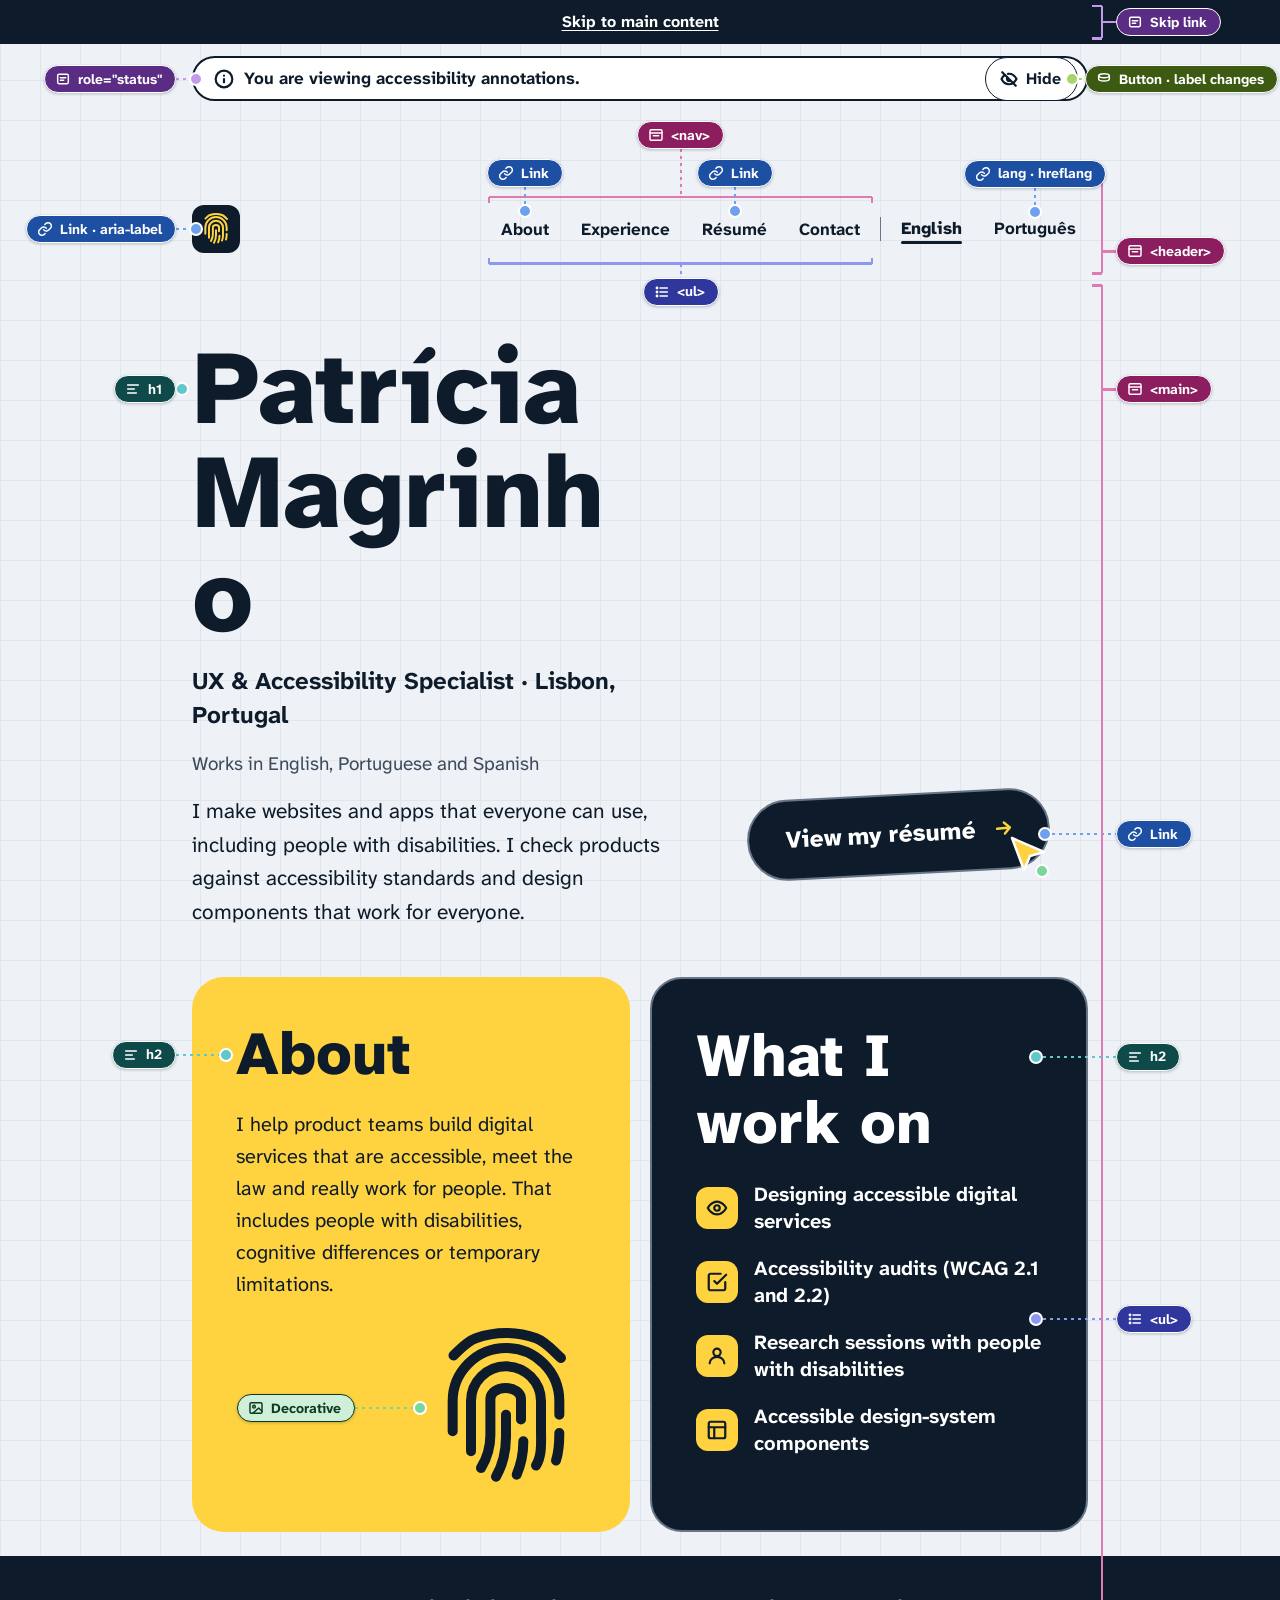
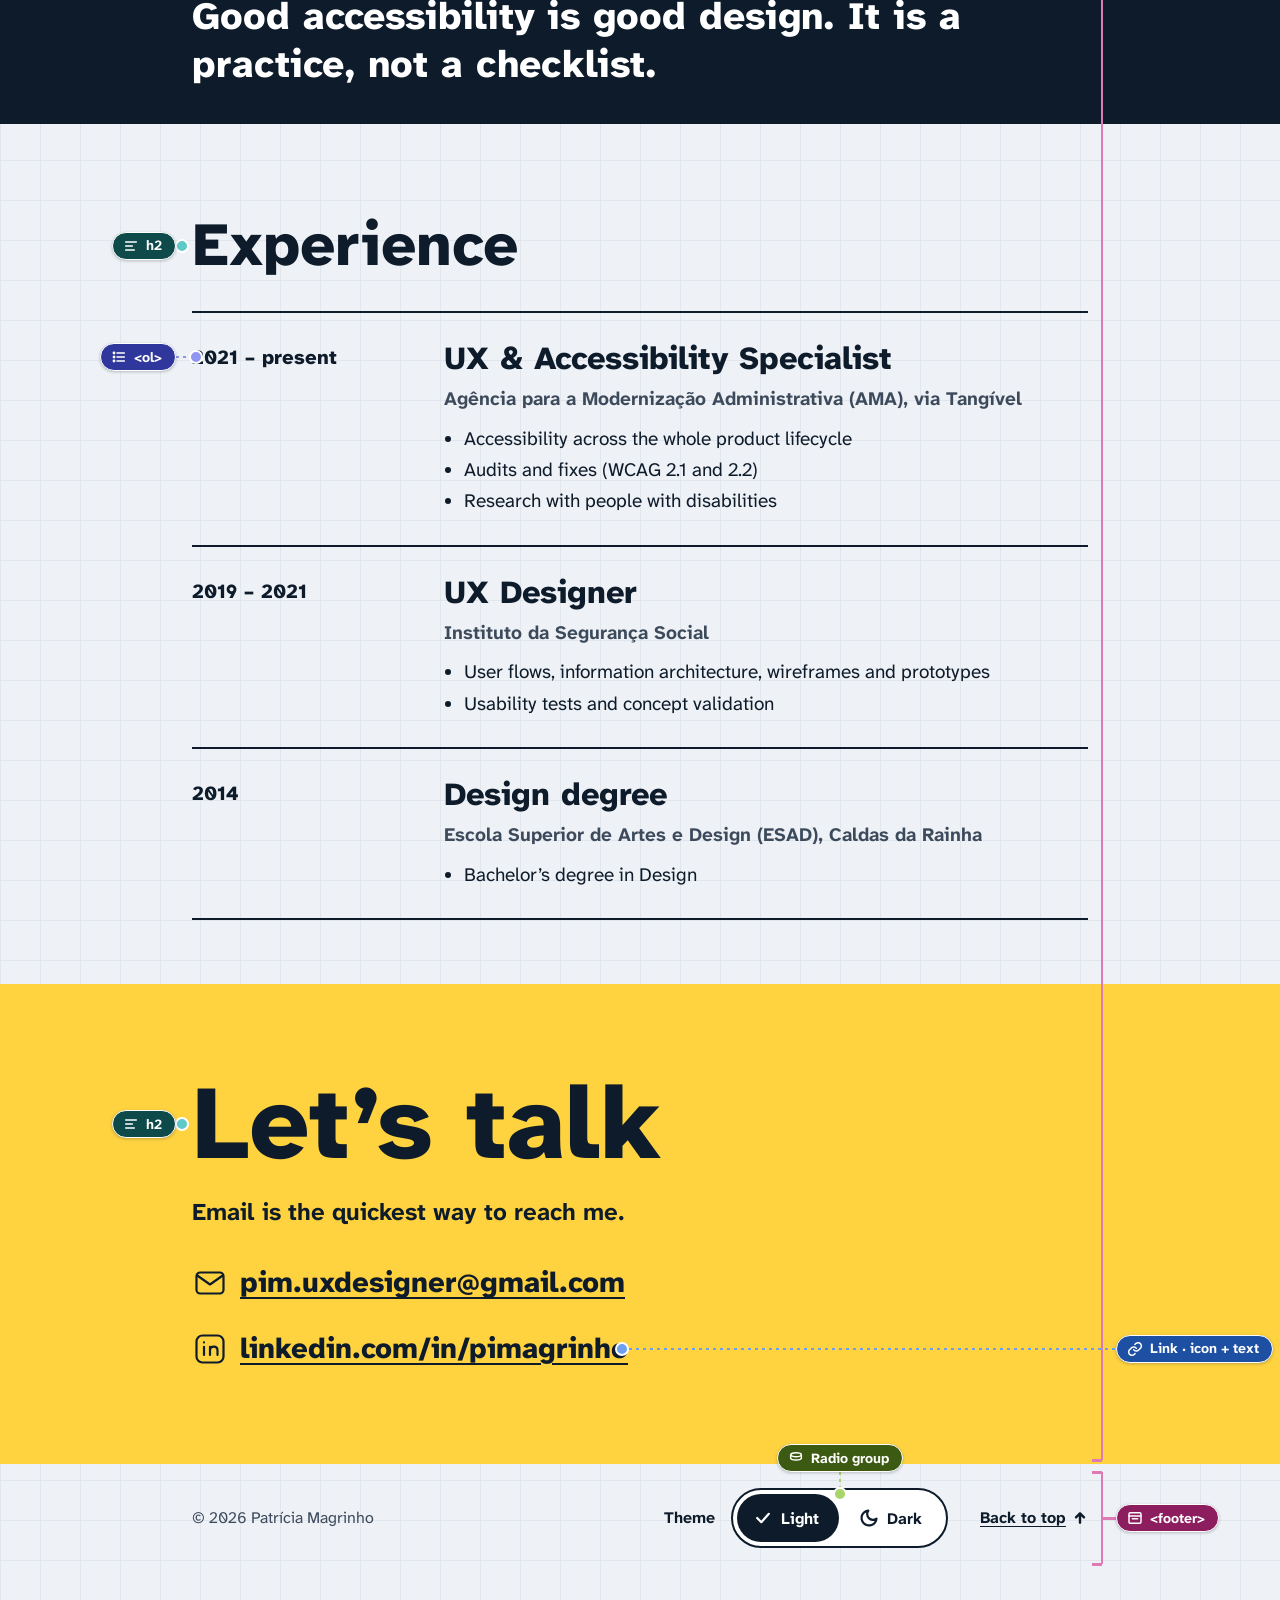
<file: index.html>
<!DOCTYPE html>
<html lang="en" data-theme="light">
<head>
  <meta charset="utf-8">
  <meta name="viewport" content="width=device-width, initial-scale=1">
  <title>Patrícia Magrinho — UX &amp; Accessibility Specialist</title>
  <meta name="description" content="Patrícia Magrinho, UX and accessibility specialist in Lisbon. Accessible digital services, WCAG audits and research with people with disabilities.">
  <meta name="color-scheme" content="light dark">
  <link rel="canonical" href="https://pim-accessibility.github.io/pim.accessibility/">
  <link rel="alternate" hreflang="en" href="https://pim-accessibility.github.io/pim.accessibility/">
  <link rel="alternate" hreflang="pt-PT" href="https://pim-accessibility.github.io/pim.accessibility/pt/">
  <link rel="alternate" hreflang="x-default" href="https://pim-accessibility.github.io/pim.accessibility/">
  <link rel="icon" href="favicon.ico" sizes="32x32">
  <link rel="icon" href="favicon.svg" type="image/svg+xml">
  <link rel="apple-touch-icon" href="apple-touch-icon.png">
  <link rel="manifest" href="site.webmanifest">
  <link rel="preload" href="assets/fonts/atkinson-hyperlegible-next-latin-400-normal.woff2" as="font" type="font/woff2" crossorigin>
  <link rel="preload" href="assets/fonts/atkinson-hyperlegible-next-latin-800-normal.woff2" as="font" type="font/woff2" crossorigin>
  <script>(function(){var d=document.documentElement;d.classList.add('js');function g(k){try{return localStorage.getItem(k)}catch(e){return null}}var m=window.matchMedia||function(){return{matches:false}};var t=g('pim-theme');if(t!=='light'&&t!=='dark')t=m('(prefers-color-scheme: dark)').matches?'dark':'light';d.setAttribute('data-theme',t);var a=g('pim-annotations');if(a?a==='on':m('(min-width: 80em)').matches)d.classList.add('anno-on');})();</script>
  <link rel="stylesheet" href="css/site.css">
  <script src="js/site.js" defer></script>
  <script src="js/annotations.js" defer></script>
  <script type="application/json" id="anno-spec">{"desktop":[{"m":"bracket","sel":".skip-bar","l":"Skip link","t":"note","it":6,"ib":6},{"m":"left","sel":".anno-pill","l":"role=\"status\"","t":"note","dx":4},{"m":"right","sel":".anno-btn","l":"Button · label changes","t":"button"},{"m":"hb-top","sel":".nav-list","l":"<nav>","t":"landmark"},{"m":"top","sel":".nav-list li:nth-child(1) a","l":"Link","t":"link"},{"m":"top","sel":".nav-list li:nth-child(3) a","l":"Link","t":"link"},{"m":"top","sel":".lang-list li:nth-child(2) a","l":"lang · hreflang","t":"link"},{"m":"bracket","sel":".site-header","l":"<header>","t":"landmark","tsel":".logo","toff":-16,"ib":8,"stub":70},{"m":"hb-bottom","sel":".nav-list","l":"<ul>","t":"list"},{"m":"left","sel":".logo-badge","l":"Link · aria-label","t":"link","dx":4},{"m":"left","sel":"main h1","l":"h1","t":"heading","y":"line"},{"m":"right","sel":".cta","l":"Link","t":"link"},{"m":"dot","sel":".cta-cursor","t":"image","fx":34,"fy":36},{"m":"bracket","sel":"main","l":"<main>","t":"landmark","it":4,"ib":4,"ssel":"main h1"},{"m":"left","sel":"#about, #r-contact","l":"h2","t":"heading","y":"line"},{"m":"near-left","sel":".about-mark","l":"Decorative","t":"image"},{"m":"right","sel":"#work, #r-focus","l":"h2","t":"heading","y":"line"},{"m":"right","sel":".work-list","l":"<ul>","t":"list"},{"m":"left","sel":"#experience, #r-exp","l":"h2","t":"heading","y":"line"},{"m":"left","sel":".timeline","l":"<ol>","t":"list","dx":4,"ysel":".year","y":"line"},{"m":"left","sel":"#r-edu","l":"h2","t":"heading","y":"line"},{"m":"left","sel":".edu-list","l":"<ul>","t":"list","dx":4,"ysel":".edu-name","y":"line"},{"m":"left","sel":"#r-skills","l":"h2","t":"heading","y":"line"},{"m":"left","sel":"#contact","l":"h2","t":"heading","y":"line"},{"m":"right","sel":".contact-links li:last-child a","l":"Link · icon + text","t":"link"},{"m":"top","sel":".theme-options","l":"Radio group","t":"button","len":22},{"m":"bracket","sel":".site-footer","l":"<footer>","t":"landmark","it":8,"ib":8}],"mobile":[{"sel":".site-header","where":"prepend","chips":[["<header>","landmark"]]},{"sel":".header-navs","chips":[["<nav>","landmark"],["<ul>","list"],["Link ×4","link"]]},{"sel":"main h1","chips":[["h1","heading"]]},{"sel":".cta","chips":[["Link","link"]]},{"sel":"#about, #r-contact","chips":[["h2","heading"]]},{"sel":".about-mark","chips":[["Decorative","image"]]},{"sel":"#work, #r-focus","chips":[["h2","heading"]]},{"sel":".work-list","chips":[["<ul>","list"]]},{"sel":"#experience, #r-exp","chips":[["h2","heading"]]},{"sel":".timeline","chips":[["<ol>","list"]]},{"sel":"#r-edu","chips":[["h2","heading"]]},{"sel":"#r-skills","chips":[["h2","heading"]]},{"sel":"#contact","chips":[["h2","heading"]]},{"sel":".contact-links","chips":[["Link","link"]]},{"sel":".site-footer","where":"prepend","chips":[["<footer>","landmark"]],"cls":"a11y-footer-row"},{"sel":".theme","chips":[["Radio group","button"]],"cls":"a11y-radio-row"}]}</script>
</head>
<body>
  <div class="skip-bar on-ink" id="top">
    <a href="#main" class="anno-skip">Skip to main content</a>
  </div>

  <div class="anno-row wrap">
    <div class="anno-pill">
      <p class="anno-msg"><span class="icon i-info" aria-hidden="true"></span><span id="anno-status" role="status" data-on="You are viewing accessibility annotations." data-off="Accessibility annotations are hidden.">You are viewing accessibility annotations.</span></p>
      <button type="button" class="anno-btn" id="anno-toggle" data-hide="Hide" data-show="Show"><span class="icon i-eye-off" aria-hidden="true"></span><span class="icon i-eye" aria-hidden="true"></span><span><span class="anno-verb">Hide</span><span class="anno-rest"> accessibility annotations</span></span></button>
    </div>
  </div>

  <header class="site-header wrap">
    <a class="logo" href="./" aria-label="Patrícia’s portfolio — home"><span class="logo-badge"><img src="assets/icons/fingerprint.svg" width="32" height="32" alt=""></span></a>
    <div class="header-navs">
      <nav aria-label="Main">
        <ul class="nav-list">
          <li><a href="#about">About</a></li>
          <li><a href="#experience">Experience</a></li>
          <li><a href="resume.html">Résumé</a></li>
          <li><a href="#contact">Contact</a></li>
        </ul>
      </nav>
      <span class="header-sep" aria-hidden="true"></span>
      <nav aria-label="Language">
        <ul class="lang-list">
          <li><a href="./" hreflang="en" lang="en" aria-current="page">English</a></li>
          <li><a href="pt/" hreflang="pt-PT" lang="pt-PT">Português</a></li>
        </ul>
      </nav>
    </div>
  </header>

  <main id="main" tabindex="-1">
    <div class="hero wrap">
      <div class="hero-intro">
        <h1>Patrícia Magrinho</h1>
        <p class="role">UX &amp; Accessibility Specialist · Lisbon, Portugal</p>
        <p class="langs">Works in English, Portuguese and Spanish</p>
        <p class="bio">I make websites and apps that everyone can use, including people with disabilities. I check products against accessibility standards and design components that work for everyone.</p>
      </div>
      <div class="cta-area">
        <a class="cta" href="resume.html">View my résumé<span class="icon i-arrow" aria-hidden="true"></span></a>
        <span class="cta-cursor"><img src="assets/icons/cursor.svg" width="40" height="44" alt=""></span>
      </div>
    </div>

    <div class="cards wrap">
      <section class="card card-about on-accent" aria-labelledby="about">
        <h2 id="about">About</h2>
        <p>I help product teams build digital services that are accessible, meet the law and really work for people. That includes people with disabilities, cognitive differences or temporary limitations.</p>
        <span class="icon i-fingerprint about-mark" aria-hidden="true"></span>
      </section>
      <section class="card card-work on-ink" aria-labelledby="work">
        <h2 id="work">What I work on</h2>
        <ul class="work-list">
          <li><span class="work-ico"><span class="icon i-eye" aria-hidden="true"></span></span>Designing accessible digital services</li>
          <li><span class="work-ico"><span class="icon i-check-sq" aria-hidden="true"></span></span>Accessibility audits (WCAG 2.1 and 2.2)</li>
          <li><span class="work-ico"><span class="icon i-person" aria-hidden="true"></span></span>Research sessions with people with disabilities</li>
          <li><span class="work-ico"><span class="icon i-grid" aria-hidden="true"></span></span>Accessible design-system components</li>
        </ul>
      </section>
    </div>

    <div class="statement on-ink">
      <p class="wrap">Good accessibility is good design. It is a practice, not a checklist.</p>
    </div>

    <section class="experience wrap" aria-labelledby="experience">
      <h2 id="experience">Experience</h2>
      <ol class="timeline">
        <li>
          <p class="year">2021 – present</p>
          <div class="job">
            <h3>UX &amp; Accessibility Specialist</h3>
            <p class="org">Agência para a Modernização Administrativa (AMA), via Tangível</p>
            <ul><li>Accessibility across the whole product lifecycle</li><li>Audits and fixes (WCAG 2.1 and 2.2)</li><li>Research with people with disabilities</li></ul>
          </div>
        </li>
        <li>
          <p class="year">2019 – 2021</p>
          <div class="job">
            <h3>UX Designer</h3>
            <p class="org">Instituto da Segurança Social</p>
            <ul><li>User flows, information architecture, wireframes and prototypes</li><li>Usability tests and concept validation</li></ul>
          </div>
        </li>
        <li>
          <p class="year">2014</p>
          <div class="job">
            <h3>Design degree</h3>
            <p class="org">Escola Superior de Artes e Design (ESAD), Caldas da Rainha</p>
            <ul><li>Bachelor’s degree in Design</li></ul>
          </div>
        </li>
      </ol>
    </section>

    <section class="contact wrap on-accent" aria-labelledby="contact">
      <h2 id="contact">Let’s talk</h2>
      <p class="lead">Email is the quickest way to reach me.</p>
      <ul class="contact-links">
        <li><a href="mailto:pim.uxdesigner@gmail.com"><span class="icon i-mail" aria-hidden="true"></span>pim.uxdesigner@gmail.com</a></li>
        <li><a href="https://www.linkedin.com/in/pimagrinho/"><span class="icon i-linkedin" aria-hidden="true"></span>linkedin.com/in/pimagrinho</a></li>
      </ul>
    </section>
  </main>

  <footer class="site-footer wrap">
    <p class="copy">© 2026 Patrícia Magrinho</p>
    <div class="footer-tools">
      <fieldset class="theme">
        <legend>Theme</legend>
        <div class="theme-options">
          <label class="theme-opt"><input type="radio" name="theme" value="light"><span class="icon i-check" aria-hidden="true"></span><span class="icon i-sun" aria-hidden="true"></span>Light</label>
          <label class="theme-opt"><input type="radio" name="theme" value="dark"><span class="icon i-check" aria-hidden="true"></span><span class="icon i-moon" aria-hidden="true"></span>Dark</label>
        </div>
      </fieldset>
      <a class="to-top" href="#top">Back to top<span class="icon i-up" aria-hidden="true"></span></a>
    </div>
  </footer>
</body>
</html>
</file>
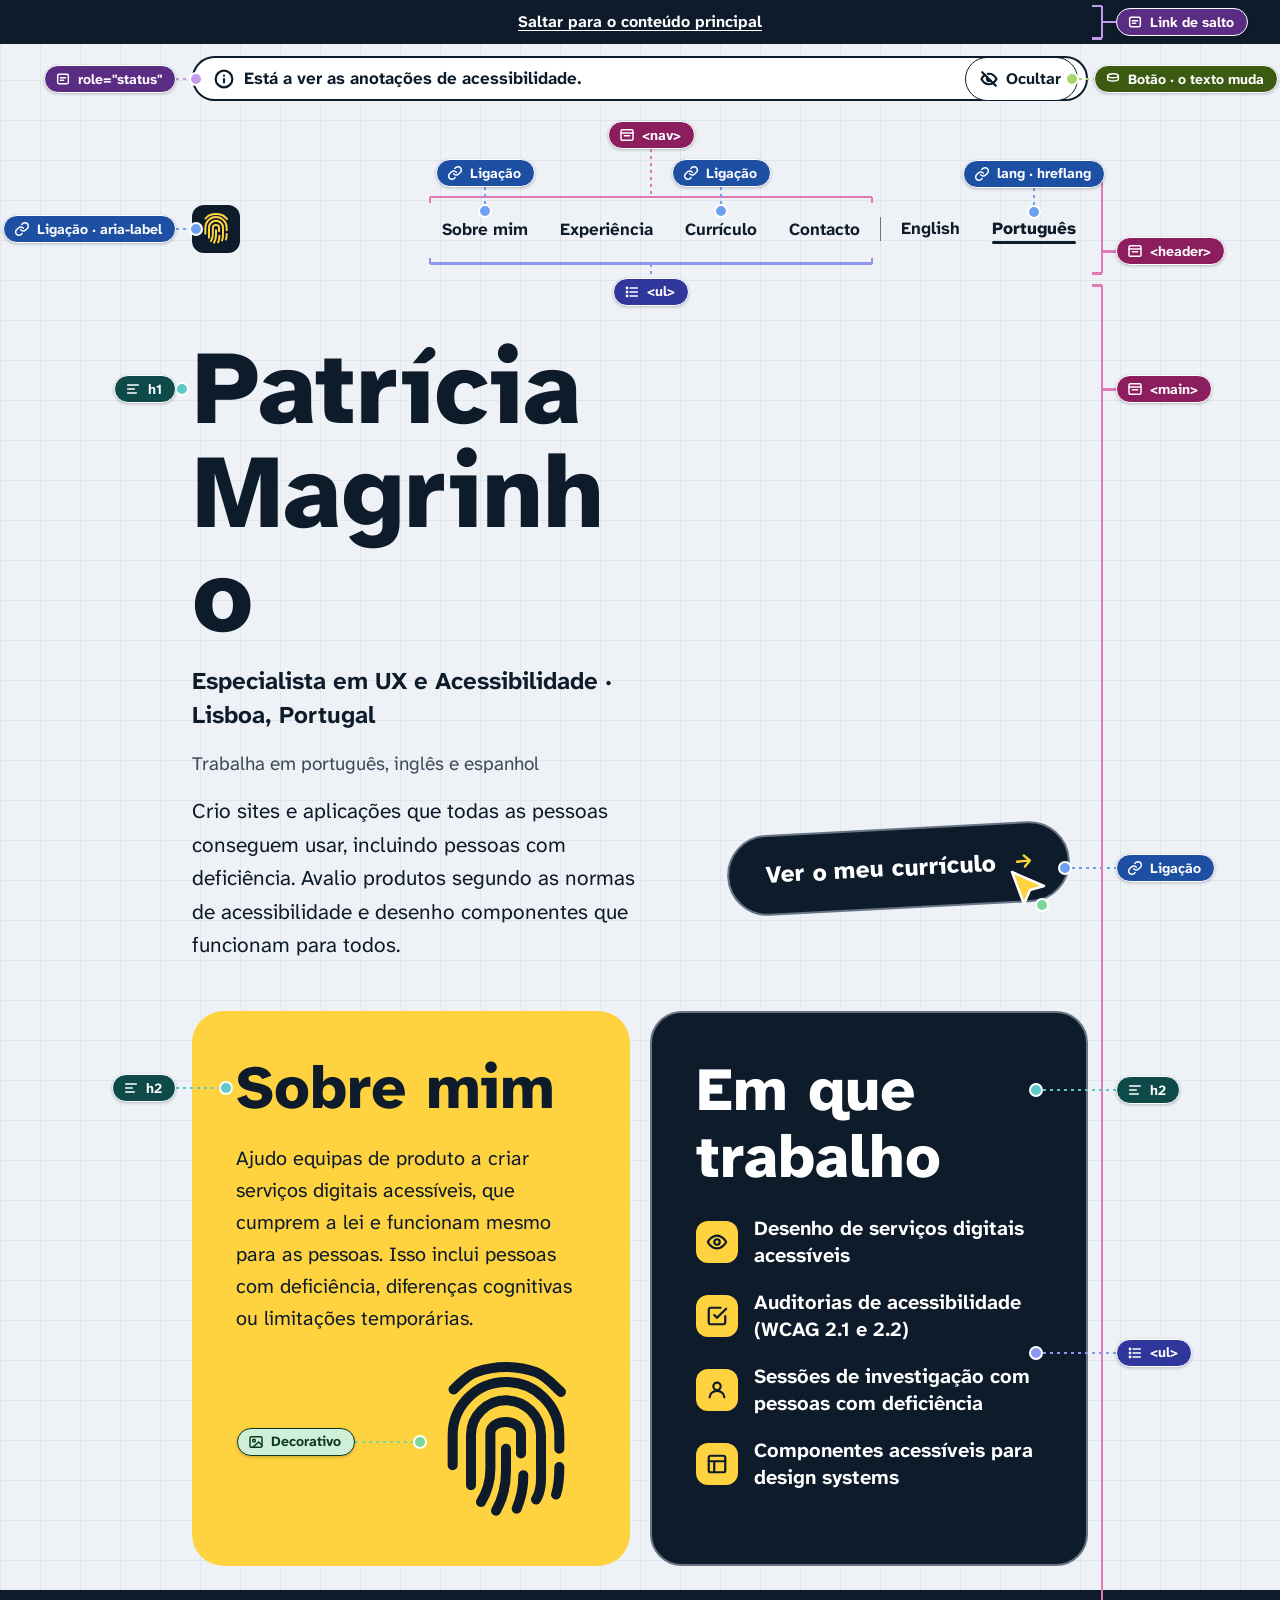
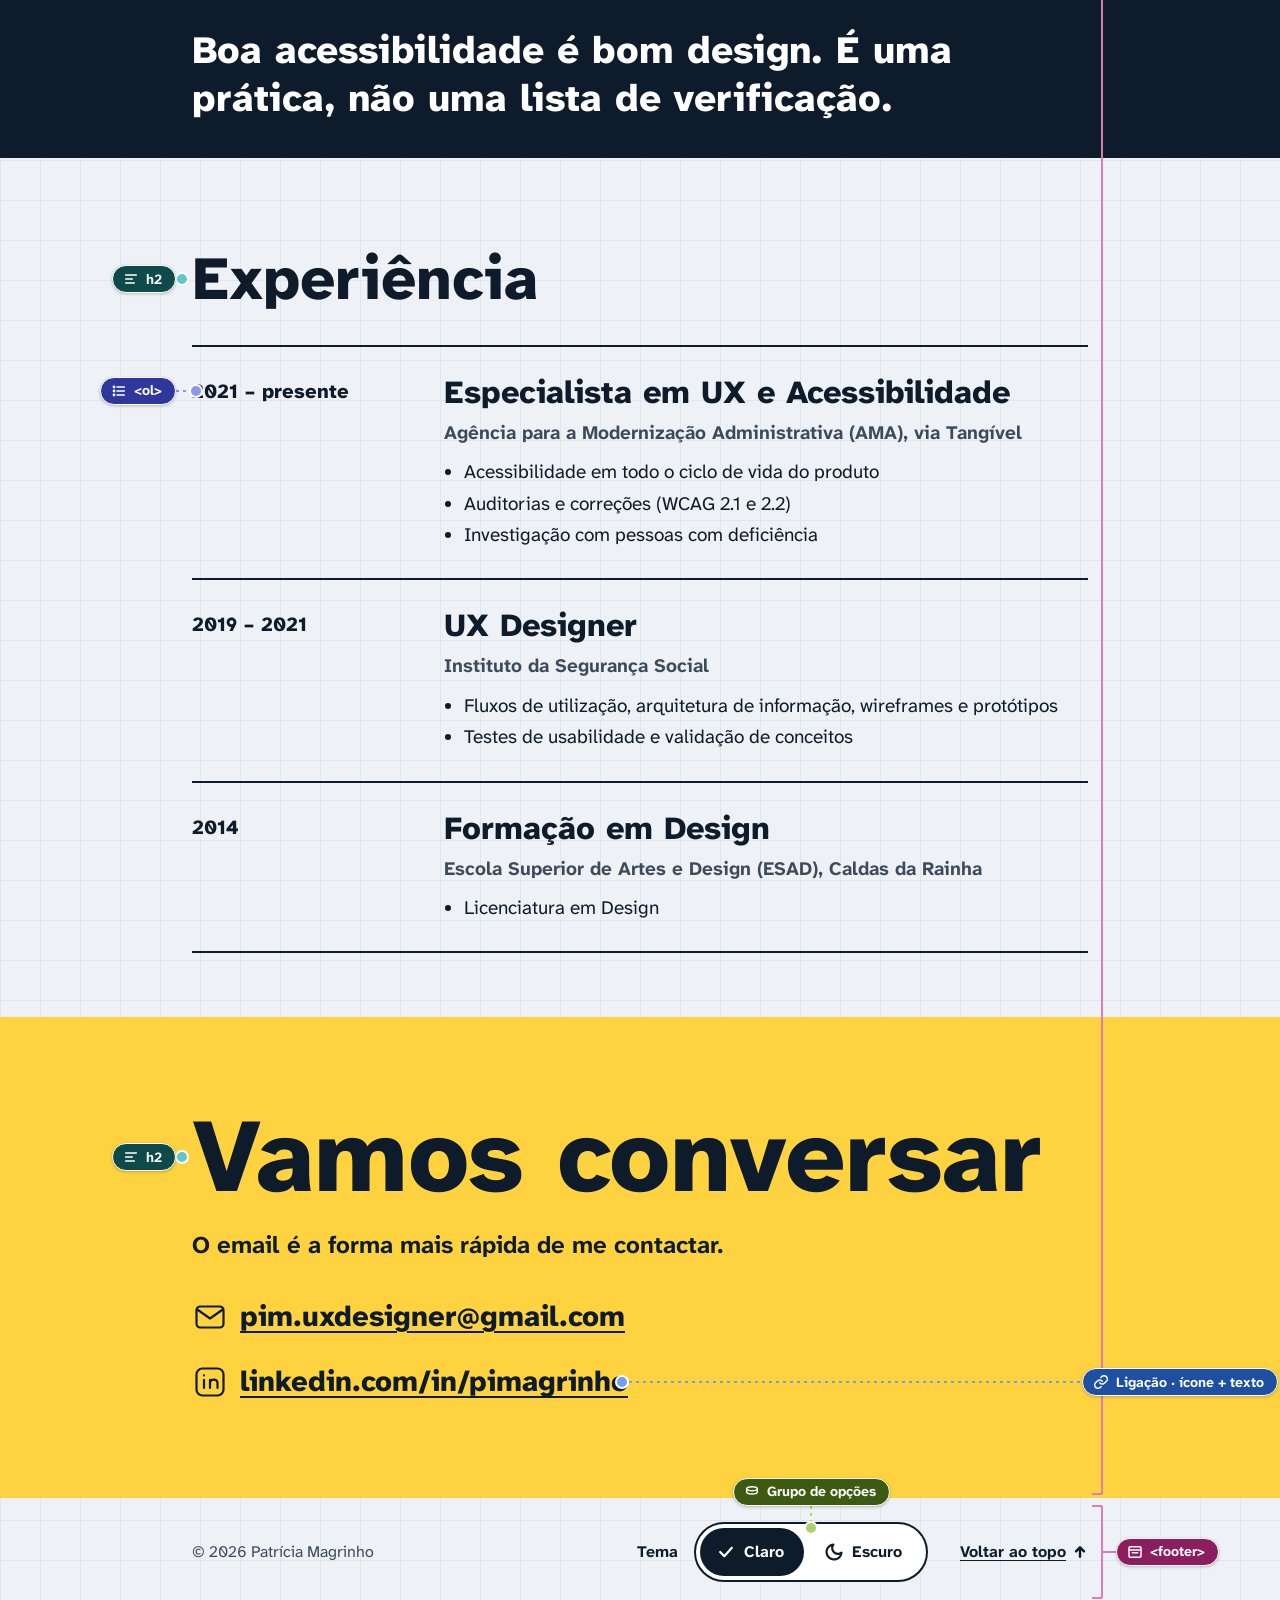
<file: pt/index.html>
<!DOCTYPE html>
<html lang="pt-PT" data-theme="light">
<head>
  <meta charset="utf-8">
  <meta name="viewport" content="width=device-width, initial-scale=1">
  <title>Patrícia Magrinho — Especialista em UX e Acessibilidade</title>
  <meta name="description" content="Patrícia Magrinho, especialista em UX e acessibilidade em Lisboa. Serviços digitais acessíveis, auditorias WCAG e investigação com pessoas com deficiência.">
  <meta name="color-scheme" content="light dark">
  <link rel="canonical" href="https://pim-accessibility.github.io/pim.accessibility/pt/">
  <link rel="alternate" hreflang="en" href="https://pim-accessibility.github.io/pim.accessibility/">
  <link rel="alternate" hreflang="pt-PT" href="https://pim-accessibility.github.io/pim.accessibility/pt/">
  <link rel="alternate" hreflang="x-default" href="https://pim-accessibility.github.io/pim.accessibility/">
  <link rel="icon" href="../favicon.ico" sizes="32x32">
  <link rel="icon" href="../favicon.svg" type="image/svg+xml">
  <link rel="apple-touch-icon" href="../apple-touch-icon.png">
  <link rel="manifest" href="../site.webmanifest">
  <link rel="preload" href="../assets/fonts/atkinson-hyperlegible-next-latin-400-normal.woff2" as="font" type="font/woff2" crossorigin>
  <link rel="preload" href="../assets/fonts/atkinson-hyperlegible-next-latin-800-normal.woff2" as="font" type="font/woff2" crossorigin>
  <script>(function(){var d=document.documentElement;d.classList.add('js');function g(k){try{return localStorage.getItem(k)}catch(e){return null}}var m=window.matchMedia||function(){return{matches:false}};var t=g('pim-theme');if(t!=='light'&&t!=='dark')t=m('(prefers-color-scheme: dark)').matches?'dark':'light';d.setAttribute('data-theme',t);var a=g('pim-annotations');if(a?a==='on':m('(min-width: 80em)').matches)d.classList.add('anno-on');})();</script>
  <link rel="stylesheet" href="../css/site.css">
  <script src="../js/site.js" defer></script>
  <script src="../js/annotations.js" defer></script>
  <script type="application/json" id="anno-spec">{"desktop":[{"m":"bracket","sel":".skip-bar","l":"Link de salto","t":"note","it":6,"ib":6},{"m":"left","sel":".anno-pill","l":"role=\"status\"","t":"note","dx":4},{"m":"right","sel":".anno-btn","l":"Botão · o texto muda","t":"button"},{"m":"hb-top","sel":".nav-list","l":"<nav>","t":"landmark"},{"m":"top","sel":".nav-list li:nth-child(1) a","l":"Ligação","t":"link"},{"m":"top","sel":".nav-list li:nth-child(3) a","l":"Ligação","t":"link"},{"m":"top","sel":".lang-list li:nth-child(2) a","l":"lang · hreflang","t":"link"},{"m":"bracket","sel":".site-header","l":"<header>","t":"landmark","tsel":".logo","toff":-16,"ib":8,"stub":70},{"m":"hb-bottom","sel":".nav-list","l":"<ul>","t":"list"},{"m":"left","sel":".logo-badge","l":"Ligação · aria-label","t":"link","dx":4},{"m":"left","sel":"main h1","l":"h1","t":"heading","y":"line"},{"m":"right","sel":".cta","l":"Ligação","t":"link"},{"m":"dot","sel":".cta-cursor","t":"image","fx":34,"fy":36},{"m":"bracket","sel":"main","l":"<main>","t":"landmark","it":4,"ib":4,"ssel":"main h1"},{"m":"left","sel":"#about, #r-contact","l":"h2","t":"heading","y":"line"},{"m":"near-left","sel":".about-mark","l":"Decorativo","t":"image"},{"m":"right","sel":"#work, #r-focus","l":"h2","t":"heading","y":"line"},{"m":"right","sel":".work-list","l":"<ul>","t":"list"},{"m":"left","sel":"#experience, #r-exp","l":"h2","t":"heading","y":"line"},{"m":"left","sel":".timeline","l":"<ol>","t":"list","dx":4,"ysel":".year","y":"line"},{"m":"left","sel":"#r-edu","l":"h2","t":"heading","y":"line"},{"m":"left","sel":".edu-list","l":"<ul>","t":"list","dx":4,"ysel":".edu-name","y":"line"},{"m":"left","sel":"#r-skills","l":"h2","t":"heading","y":"line"},{"m":"left","sel":"#contact","l":"h2","t":"heading","y":"line"},{"m":"right","sel":".contact-links li:last-child a","l":"Ligação · ícone + texto","t":"link"},{"m":"top","sel":".theme-options","l":"Grupo de opções","t":"button","len":22},{"m":"bracket","sel":".site-footer","l":"<footer>","t":"landmark","it":8,"ib":8}],"mobile":[{"sel":".site-header","where":"prepend","chips":[["<header>","landmark"]]},{"sel":".header-navs","chips":[["<nav>","landmark"],["<ul>","list"],["Ligação ×4","link"]]},{"sel":"main h1","chips":[["h1","heading"]]},{"sel":".cta","chips":[["Ligação","link"]]},{"sel":"#about, #r-contact","chips":[["h2","heading"]]},{"sel":".about-mark","chips":[["Decorativo","image"]]},{"sel":"#work, #r-focus","chips":[["h2","heading"]]},{"sel":".work-list","chips":[["<ul>","list"]]},{"sel":"#experience, #r-exp","chips":[["h2","heading"]]},{"sel":".timeline","chips":[["<ol>","list"]]},{"sel":"#r-edu","chips":[["h2","heading"]]},{"sel":"#r-skills","chips":[["h2","heading"]]},{"sel":"#contact","chips":[["h2","heading"]]},{"sel":".contact-links","chips":[["Ligação","link"]]},{"sel":".site-footer","where":"prepend","chips":[["<footer>","landmark"]],"cls":"a11y-footer-row"},{"sel":".theme","chips":[["Grupo de opções","button"]],"cls":"a11y-radio-row"}]}</script>
</head>
<body>
  <div class="skip-bar on-ink" id="top">
    <a href="#main" class="anno-skip">Saltar para o conteúdo principal</a>
  </div>

  <div class="anno-row wrap">
    <div class="anno-pill">
      <p class="anno-msg"><span class="icon i-info" aria-hidden="true"></span><span id="anno-status" role="status" data-on="Está a ver as anotações de acessibilidade." data-off="As anotações de acessibilidade estão ocultas.">Está a ver as anotações de acessibilidade.</span></p>
      <button type="button" class="anno-btn" id="anno-toggle" data-hide="Ocultar" data-show="Mostrar"><span class="icon i-eye-off" aria-hidden="true"></span><span class="icon i-eye" aria-hidden="true"></span><span><span class="anno-verb">Ocultar</span><span class="anno-rest"> anotações de acessibilidade</span></span></button>
    </div>
  </div>

  <header class="site-header wrap">
    <a class="logo" href="./" aria-label="Portfólio da Patrícia — página inicial"><span class="logo-badge"><img src="../assets/icons/fingerprint.svg" width="32" height="32" alt=""></span></a>
    <div class="header-navs">
      <nav aria-label="Principal">
        <ul class="nav-list">
          <li><a href="#about">Sobre mim</a></li>
          <li><a href="#experience">Experiência</a></li>
          <li><a href="resume.html">Currículo</a></li>
          <li><a href="#contact">Contacto</a></li>
        </ul>
      </nav>
      <span class="header-sep" aria-hidden="true"></span>
      <nav aria-label="Idioma">
        <ul class="lang-list">
          <li><a href="../" hreflang="en" lang="en">English</a></li>
          <li><a href="./" hreflang="pt-PT" lang="pt-PT" aria-current="page">Português</a></li>
        </ul>
      </nav>
    </div>
  </header>

  <main id="main" tabindex="-1">
    <div class="hero wrap">
      <div class="hero-intro">
        <h1>Patrícia Magrinho</h1>
        <p class="role">Especialista em UX e Acessibilidade · Lisboa, Portugal</p>
        <p class="langs">Trabalha em português, inglês e espanhol</p>
        <p class="bio">Crio sites e aplicações que todas as pessoas conseguem usar, incluindo pessoas com deficiência. Avalio produtos segundo as normas de acessibilidade e desenho componentes que funcionam para todos.</p>
      </div>
      <div class="cta-area">
        <a class="cta" href="resume.html">Ver o meu currículo<span class="icon i-arrow" aria-hidden="true"></span></a>
        <span class="cta-cursor"><img src="../assets/icons/cursor.svg" width="40" height="44" alt=""></span>
      </div>
    </div>

    <div class="cards wrap">
      <section class="card card-about on-accent" aria-labelledby="about">
        <h2 id="about">Sobre mim</h2>
        <p>Ajudo equipas de produto a criar serviços digitais acessíveis, que cumprem a lei e funcionam mesmo para as pessoas. Isso inclui pessoas com deficiência, diferenças cognitivas ou limitações temporárias.</p>
        <span class="icon i-fingerprint about-mark" aria-hidden="true"></span>
      </section>
      <section class="card card-work on-ink" aria-labelledby="work">
        <h2 id="work">Em que trabalho</h2>
        <ul class="work-list">
          <li><span class="work-ico"><span class="icon i-eye" aria-hidden="true"></span></span>Desenho de serviços digitais acessíveis</li>
          <li><span class="work-ico"><span class="icon i-check-sq" aria-hidden="true"></span></span>Auditorias de acessibilidade (WCAG 2.1 e 2.2)</li>
          <li><span class="work-ico"><span class="icon i-person" aria-hidden="true"></span></span>Sessões de investigação com pessoas com deficiência</li>
          <li><span class="work-ico"><span class="icon i-grid" aria-hidden="true"></span></span>Componentes acessíveis para design systems</li>
        </ul>
      </section>
    </div>

    <div class="statement on-ink">
      <p class="wrap">Boa acessibilidade é bom design. É uma prática, não uma lista de verificação.</p>
    </div>

    <section class="experience wrap" aria-labelledby="experience">
      <h2 id="experience">Experiência</h2>
      <ol class="timeline">
        <li>
          <p class="year">2021 – presente</p>
          <div class="job">
            <h3>Especialista em UX e Acessibilidade</h3>
            <p class="org">Agência para a Modernização Administrativa (AMA), via Tangível</p>
            <ul><li>Acessibilidade em todo o ciclo de vida do produto</li><li>Auditorias e correções (WCAG 2.1 e 2.2)</li><li>Investigação com pessoas com deficiência</li></ul>
          </div>
        </li>
        <li>
          <p class="year">2019 – 2021</p>
          <div class="job">
            <h3>UX Designer</h3>
            <p class="org">Instituto da Segurança Social</p>
            <ul><li>Fluxos de utilização, arquitetura de informação, wireframes e protótipos</li><li>Testes de usabilidade e validação de conceitos</li></ul>
          </div>
        </li>
        <li>
          <p class="year">2014</p>
          <div class="job">
            <h3>Formação em Design</h3>
            <p class="org">Escola Superior de Artes e Design (ESAD), Caldas da Rainha</p>
            <ul><li>Licenciatura em Design</li></ul>
          </div>
        </li>
      </ol>
    </section>

    <section class="contact wrap on-accent" aria-labelledby="contact">
      <h2 id="contact">Vamos conversar</h2>
      <p class="lead">O email é a forma mais rápida de me contactar.</p>
      <ul class="contact-links">
        <li><a href="mailto:pim.uxdesigner@gmail.com"><span class="icon i-mail" aria-hidden="true"></span>pim.uxdesigner@gmail.com</a></li>
        <li><a href="https://www.linkedin.com/in/pimagrinho/"><span class="icon i-linkedin" aria-hidden="true"></span>linkedin.com/in/pimagrinho</a></li>
      </ul>
    </section>
  </main>

  <footer class="site-footer wrap">
    <p class="copy">© 2026 Patrícia Magrinho</p>
    <div class="footer-tools">
      <fieldset class="theme">
        <legend>Tema</legend>
        <div class="theme-options">
          <label class="theme-opt"><input type="radio" name="theme" value="light"><span class="icon i-check" aria-hidden="true"></span><span class="icon i-sun" aria-hidden="true"></span>Claro</label>
          <label class="theme-opt"><input type="radio" name="theme" value="dark"><span class="icon i-check" aria-hidden="true"></span><span class="icon i-moon" aria-hidden="true"></span>Escuro</label>
        </div>
      </fieldset>
      <a class="to-top" href="#top">Voltar ao topo<span class="icon i-up" aria-hidden="true"></span></a>
    </div>
  </footer>
</body>
</html>
</file>
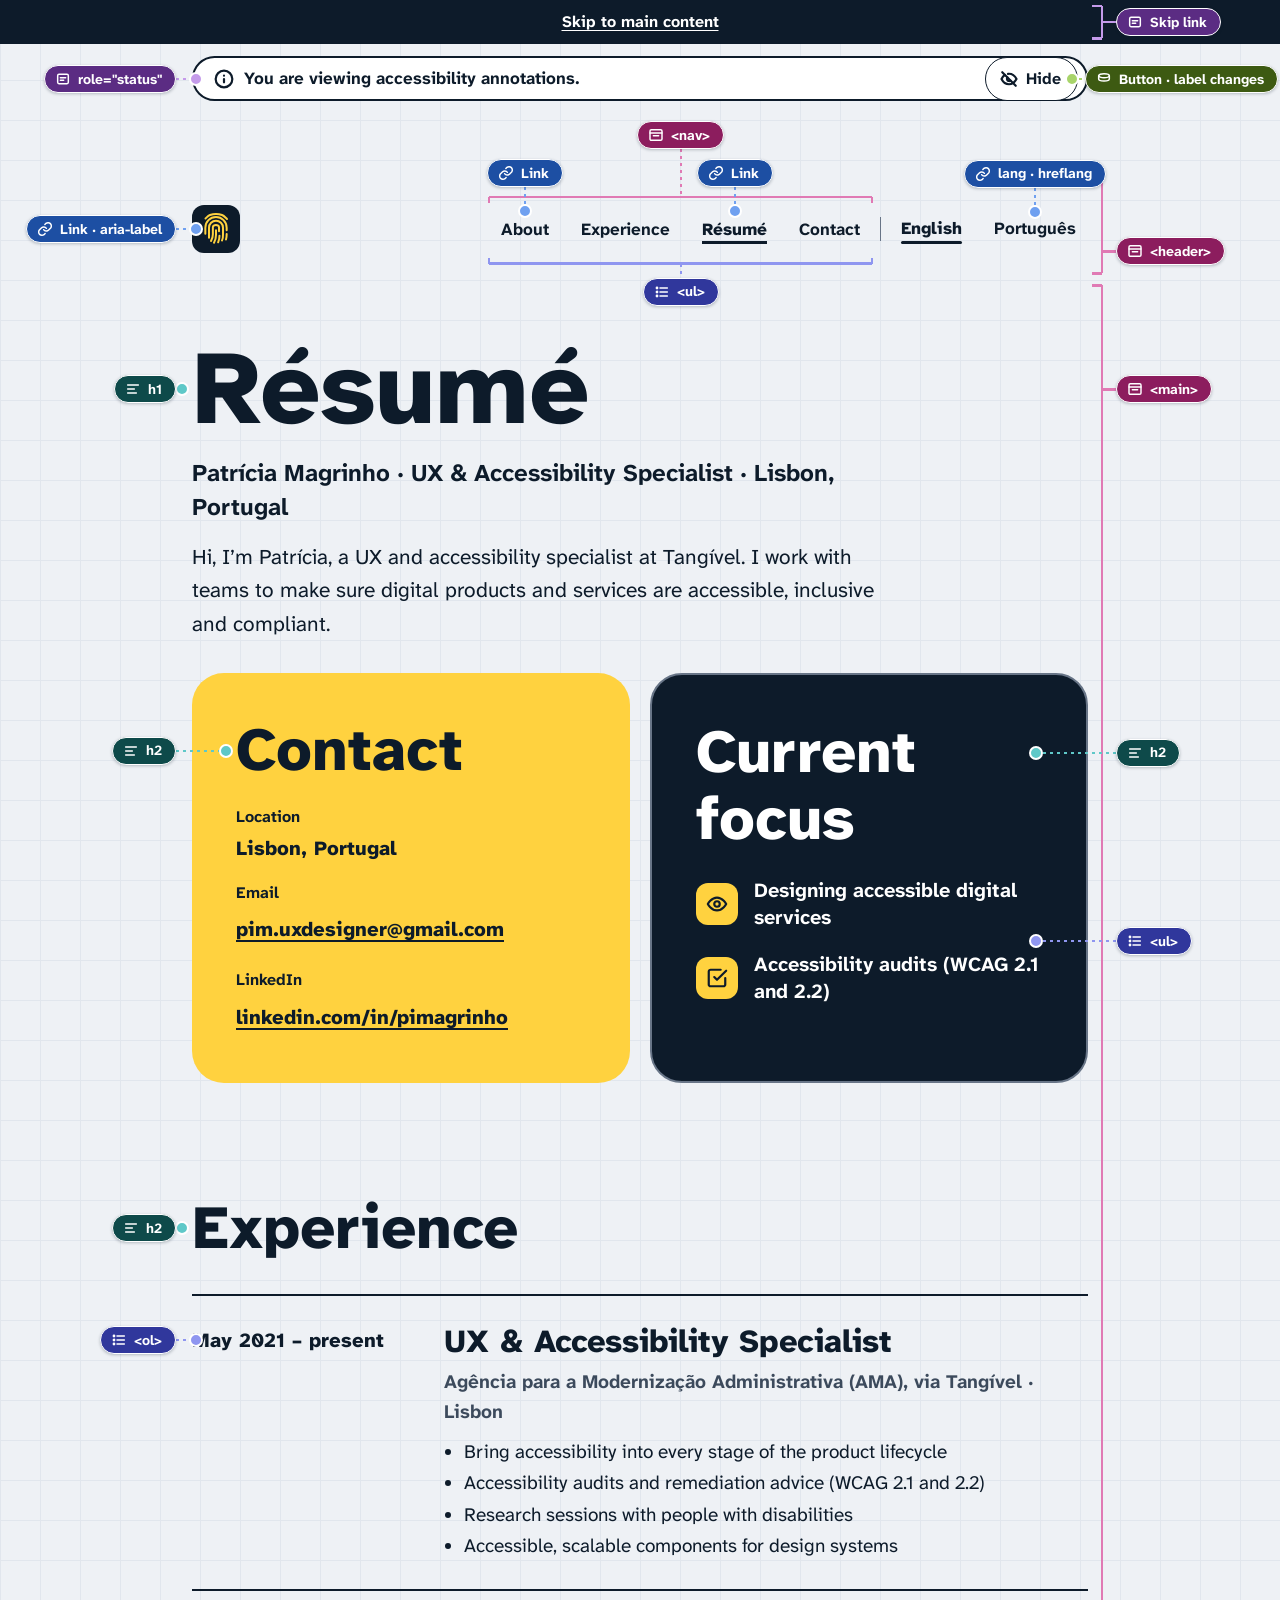
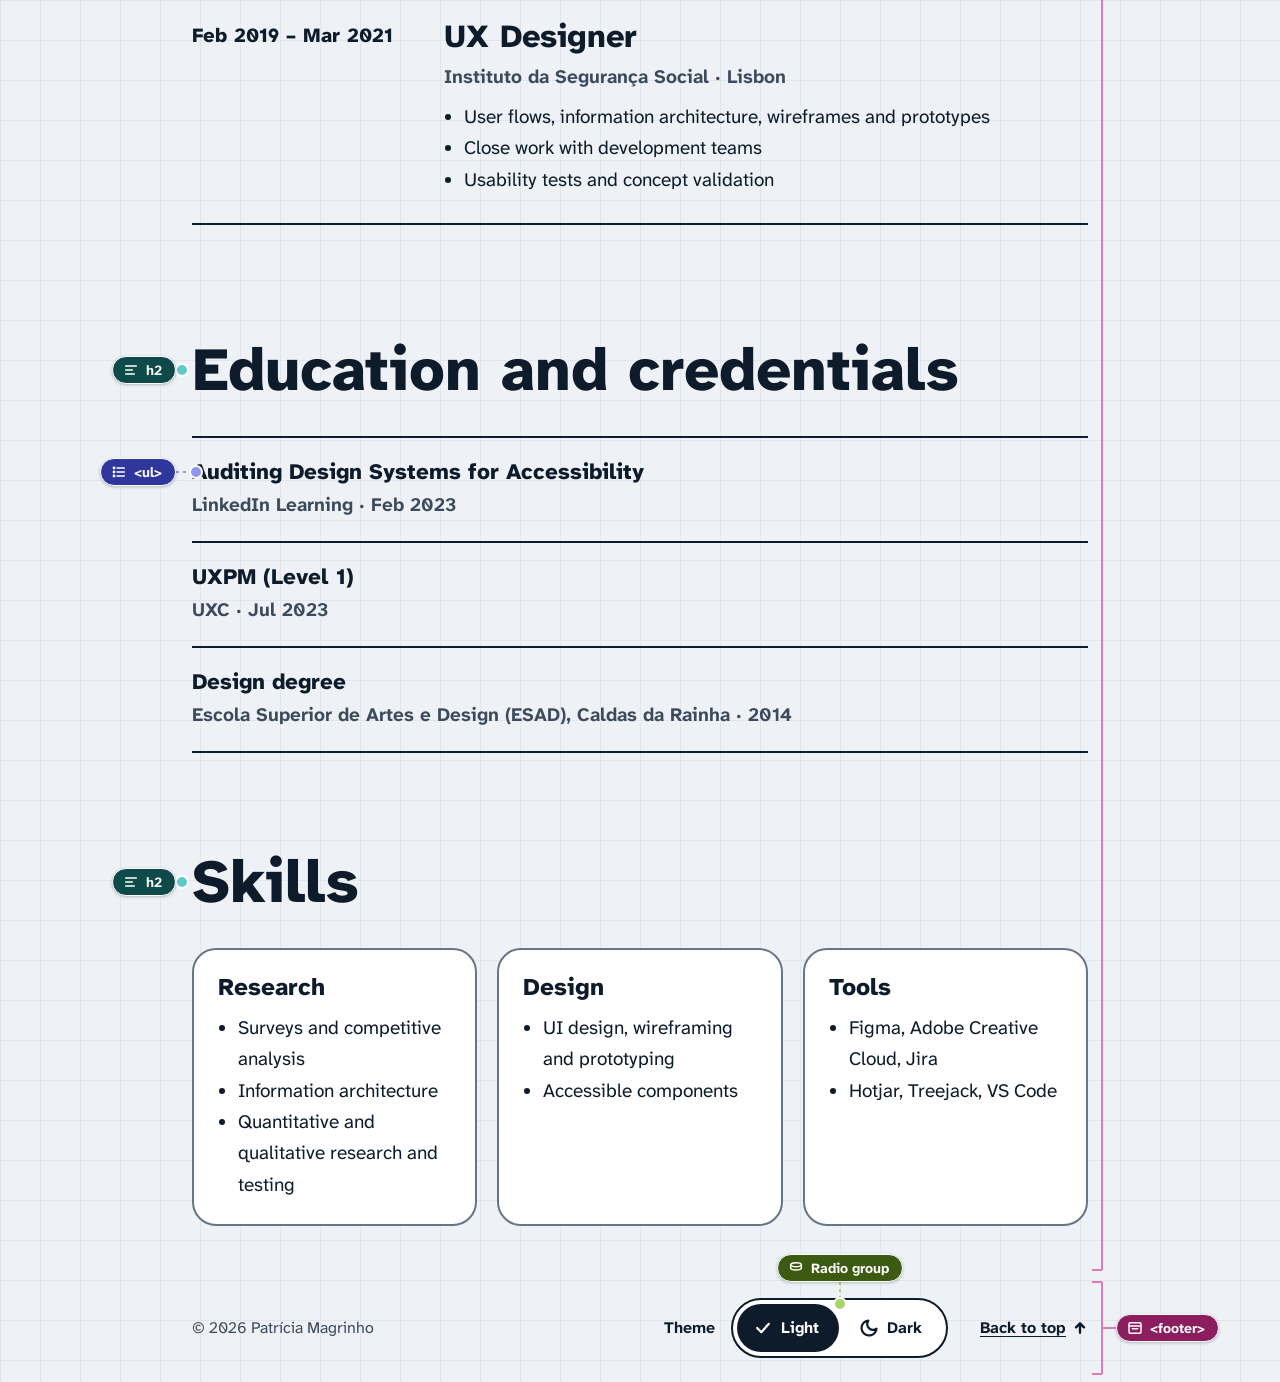
<file: resume.html>
<!DOCTYPE html>
<html lang="en" data-theme="light">
<head>
  <meta charset="utf-8">
  <meta name="viewport" content="width=device-width, initial-scale=1">
  <title>Résumé — Patrícia Magrinho</title>
  <meta name="description" content="Résumé of Patrícia Magrinho, UX and accessibility specialist in Lisbon.">
  <meta name="color-scheme" content="light dark">
  <link rel="canonical" href="https://pim-accessibility.github.io/pim.accessibility/resume.html">
  <link rel="alternate" hreflang="en" href="https://pim-accessibility.github.io/pim.accessibility/resume.html">
  <link rel="alternate" hreflang="pt-PT" href="https://pim-accessibility.github.io/pim.accessibility/pt/resume.html">
  <link rel="alternate" hreflang="x-default" href="https://pim-accessibility.github.io/pim.accessibility/resume.html">
  <link rel="icon" href="favicon.ico" sizes="32x32">
  <link rel="icon" href="favicon.svg" type="image/svg+xml">
  <link rel="apple-touch-icon" href="apple-touch-icon.png">
  <link rel="manifest" href="site.webmanifest">
  <link rel="preload" href="assets/fonts/atkinson-hyperlegible-next-latin-400-normal.woff2" as="font" type="font/woff2" crossorigin>
  <link rel="preload" href="assets/fonts/atkinson-hyperlegible-next-latin-800-normal.woff2" as="font" type="font/woff2" crossorigin>
  <script>(function(){var d=document.documentElement;d.classList.add('js');function g(k){try{return localStorage.getItem(k)}catch(e){return null}}var m=window.matchMedia||function(){return{matches:false}};var t=g('pim-theme');if(t!=='light'&&t!=='dark')t=m('(prefers-color-scheme: dark)').matches?'dark':'light';d.setAttribute('data-theme',t);var a=g('pim-annotations');if(a?a==='on':m('(min-width: 80em)').matches)d.classList.add('anno-on');})();</script>
  <link rel="stylesheet" href="css/site.css">
  <script src="js/site.js" defer></script>
  <script src="js/annotations.js" defer></script>
  <script type="application/json" id="anno-spec">{"desktop":[{"m":"bracket","sel":".skip-bar","l":"Skip link","t":"note","it":6,"ib":6},{"m":"left","sel":".anno-pill","l":"role=\"status\"","t":"note","dx":4},{"m":"right","sel":".anno-btn","l":"Button · label changes","t":"button"},{"m":"hb-top","sel":".nav-list","l":"<nav>","t":"landmark"},{"m":"top","sel":".nav-list li:nth-child(1) a","l":"Link","t":"link"},{"m":"top","sel":".nav-list li:nth-child(3) a","l":"Link","t":"link"},{"m":"top","sel":".lang-list li:nth-child(2) a","l":"lang · hreflang","t":"link"},{"m":"bracket","sel":".site-header","l":"<header>","t":"landmark","tsel":".logo","toff":-16,"ib":8,"stub":70},{"m":"hb-bottom","sel":".nav-list","l":"<ul>","t":"list"},{"m":"left","sel":".logo-badge","l":"Link · aria-label","t":"link","dx":4},{"m":"left","sel":"main h1","l":"h1","t":"heading","y":"line"},{"m":"right","sel":".cta","l":"Link","t":"link"},{"m":"dot","sel":".cta-cursor","t":"image","fx":34,"fy":36},{"m":"bracket","sel":"main","l":"<main>","t":"landmark","it":4,"ib":4,"ssel":"main h1"},{"m":"left","sel":"#about, #r-contact","l":"h2","t":"heading","y":"line"},{"m":"near-left","sel":".about-mark","l":"Decorative","t":"image"},{"m":"right","sel":"#work, #r-focus","l":"h2","t":"heading","y":"line"},{"m":"right","sel":".work-list","l":"<ul>","t":"list"},{"m":"left","sel":"#experience, #r-exp","l":"h2","t":"heading","y":"line"},{"m":"left","sel":".timeline","l":"<ol>","t":"list","dx":4,"ysel":".year","y":"line"},{"m":"left","sel":"#r-edu","l":"h2","t":"heading","y":"line"},{"m":"left","sel":".edu-list","l":"<ul>","t":"list","dx":4,"ysel":".edu-name","y":"line"},{"m":"left","sel":"#r-skills","l":"h2","t":"heading","y":"line"},{"m":"left","sel":"#contact","l":"h2","t":"heading","y":"line"},{"m":"right","sel":".contact-links li:last-child a","l":"Link · icon + text","t":"link"},{"m":"top","sel":".theme-options","l":"Radio group","t":"button","len":22},{"m":"bracket","sel":".site-footer","l":"<footer>","t":"landmark","it":8,"ib":8}],"mobile":[{"sel":".site-header","where":"prepend","chips":[["<header>","landmark"]]},{"sel":".header-navs","chips":[["<nav>","landmark"],["<ul>","list"],["Link ×4","link"]]},{"sel":"main h1","chips":[["h1","heading"]]},{"sel":".cta","chips":[["Link","link"]]},{"sel":"#about, #r-contact","chips":[["h2","heading"]]},{"sel":".about-mark","chips":[["Decorative","image"]]},{"sel":"#work, #r-focus","chips":[["h2","heading"]]},{"sel":".work-list","chips":[["<ul>","list"]]},{"sel":"#experience, #r-exp","chips":[["h2","heading"]]},{"sel":".timeline","chips":[["<ol>","list"]]},{"sel":"#r-edu","chips":[["h2","heading"]]},{"sel":"#r-skills","chips":[["h2","heading"]]},{"sel":"#contact","chips":[["h2","heading"]]},{"sel":".contact-links","chips":[["Link","link"]]},{"sel":".site-footer","where":"prepend","chips":[["<footer>","landmark"]],"cls":"a11y-footer-row"},{"sel":".theme","chips":[["Radio group","button"]],"cls":"a11y-radio-row"}]}</script>
</head>
<body>
  <div class="skip-bar on-ink" id="top">
    <a href="#main" class="anno-skip">Skip to main content</a>
  </div>

  <div class="anno-row wrap">
    <div class="anno-pill">
      <p class="anno-msg"><span class="icon i-info" aria-hidden="true"></span><span id="anno-status" role="status" data-on="You are viewing accessibility annotations." data-off="Accessibility annotations are hidden.">You are viewing accessibility annotations.</span></p>
      <button type="button" class="anno-btn" id="anno-toggle" data-hide="Hide" data-show="Show"><span class="icon i-eye-off" aria-hidden="true"></span><span class="icon i-eye" aria-hidden="true"></span><span><span class="anno-verb">Hide</span><span class="anno-rest"> accessibility annotations</span></span></button>
    </div>
  </div>

  <header class="site-header wrap">
    <a class="logo" href="./" aria-label="Patrícia’s portfolio — home"><span class="logo-badge"><img src="assets/icons/fingerprint.svg" width="32" height="32" alt=""></span></a>
    <div class="header-navs">
      <nav aria-label="Main">
        <ul class="nav-list">
          <li><a href="./#about">About</a></li>
          <li><a href="./#experience">Experience</a></li>
          <li><a href="resume.html" aria-current="page">Résumé</a></li>
          <li><a href="./#contact">Contact</a></li>
        </ul>
      </nav>
      <span class="header-sep" aria-hidden="true"></span>
      <nav aria-label="Language">
        <ul class="lang-list">
          <li><a href="./resume.html" hreflang="en" lang="en" aria-current="page">English</a></li>
          <li><a href="pt/resume.html" hreflang="pt-PT" lang="pt-PT">Português</a></li>
        </ul>
      </nav>
    </div>
  </header>

  <main id="main" tabindex="-1">
    <div class="hero resume-hero wrap">
      <div class="hero-intro">
        <h1>Résumé</h1>
        <p class="role">Patrícia Magrinho · UX &amp; Accessibility Specialist · Lisbon, Portugal</p>
        <p class="bio">Hi, I’m Patrícia, a UX and accessibility specialist at Tangível. I work with teams to make sure digital products and services are accessible, inclusive and compliant.</p>
      </div>
    </div>

    <div class="cards wrap">
      <section class="card card-about on-accent" aria-labelledby="r-contact">
        <h2 id="r-contact">Contact</h2>
        <dl class="facts">
          <div><dt>Location</dt><dd>Lisbon, Portugal</dd></div>
          <div><dt>Email</dt><dd><a href="mailto:pim.uxdesigner@gmail.com">pim.uxdesigner@gmail.com</a></dd></div>
          <div><dt>LinkedIn</dt><dd><a href="https://www.linkedin.com/in/pimagrinho/">linkedin.com/in/pimagrinho</a></dd></div>
        </dl>
      </section>
      <section class="card card-work on-ink" aria-labelledby="r-focus">
        <h2 id="r-focus">Current focus</h2>
        <ul class="work-list">
          <li><span class="work-ico"><span class="icon i-eye" aria-hidden="true"></span></span>Designing accessible digital services</li>
          <li><span class="work-ico"><span class="icon i-check-sq" aria-hidden="true"></span></span>Accessibility audits (WCAG 2.1 and 2.2)</li>
        </ul>
      </section>
    </div>

    <section class="experience wrap" aria-labelledby="r-exp">
      <h2 id="r-exp">Experience</h2>
      <ol class="timeline">
        <li>
          <p class="year">May 2021 – present</p>
          <div class="job">
            <h3>UX &amp; Accessibility Specialist</h3>
            <p class="org">Agência para a Modernização Administrativa (AMA), via Tangível · Lisbon</p>
            <ul><li>Bring accessibility into every stage of the product lifecycle</li><li>Accessibility audits and remediation advice (WCAG 2.1 and 2.2)</li><li>Research sessions with people with disabilities</li><li>Accessible, scalable components for design systems</li></ul>
          </div>
        </li>
        <li>
          <p class="year">Feb 2019 – Mar 2021</p>
          <div class="job">
            <h3>UX Designer</h3>
            <p class="org">Instituto da Segurança Social · Lisbon</p>
            <ul><li>User flows, information architecture, wireframes and prototypes</li><li>Close work with development teams</li><li>Usability tests and concept validation</li></ul>
          </div>
        </li>
      </ol>
    </section>

    <section class="experience resume-block wrap" aria-labelledby="r-edu">
      <h2 id="r-edu">Education and credentials</h2>
      <ul class="edu-list">
          <li><p class="edu-name">Auditing Design Systems for Accessibility</p><p class="org">LinkedIn Learning · Feb 2023</p></li>
          <li><p class="edu-name">UXPM (Level 1)</p><p class="org">UXC · Jul 2023</p></li>
          <li><p class="edu-name">Design degree</p><p class="org">Escola Superior de Artes e Design (ESAD), Caldas da Rainha · 2014</p></li>
      </ul>
    </section>

    <section class="experience resume-block wrap" aria-labelledby="r-skills">
      <h2 id="r-skills">Skills</h2>
      <div class="skills">
        <section class="skill" aria-labelledby="sk-1">
          <h3 id="sk-1">Research</h3>
          <ul><li>Surveys and competitive analysis</li><li>Information architecture</li><li>Quantitative and qualitative research and testing</li></ul>
        </section>
        <section class="skill" aria-labelledby="sk-2">
          <h3 id="sk-2">Design</h3>
          <ul><li>UI design, wireframing and prototyping</li><li>Accessible components</li></ul>
        </section>
        <section class="skill" aria-labelledby="sk-3">
          <h3 id="sk-3">Tools</h3>
          <ul><li>Figma, Adobe Creative Cloud, Jira</li><li>Hotjar, Treejack, VS Code</li></ul>
        </section>
      </div>
    </section>
  </main>

  <footer class="site-footer wrap">
    <p class="copy">© 2026 Patrícia Magrinho</p>
    <div class="footer-tools">
      <fieldset class="theme">
        <legend>Theme</legend>
        <div class="theme-options">
          <label class="theme-opt"><input type="radio" name="theme" value="light"><span class="icon i-check" aria-hidden="true"></span><span class="icon i-sun" aria-hidden="true"></span>Light</label>
          <label class="theme-opt"><input type="radio" name="theme" value="dark"><span class="icon i-check" aria-hidden="true"></span><span class="icon i-moon" aria-hidden="true"></span>Dark</label>
        </div>
      </fieldset>
      <a class="to-top" href="#top">Back to top<span class="icon i-up" aria-hidden="true"></span></a>
    </div>
  </footer>
</body>
</html>
</file>
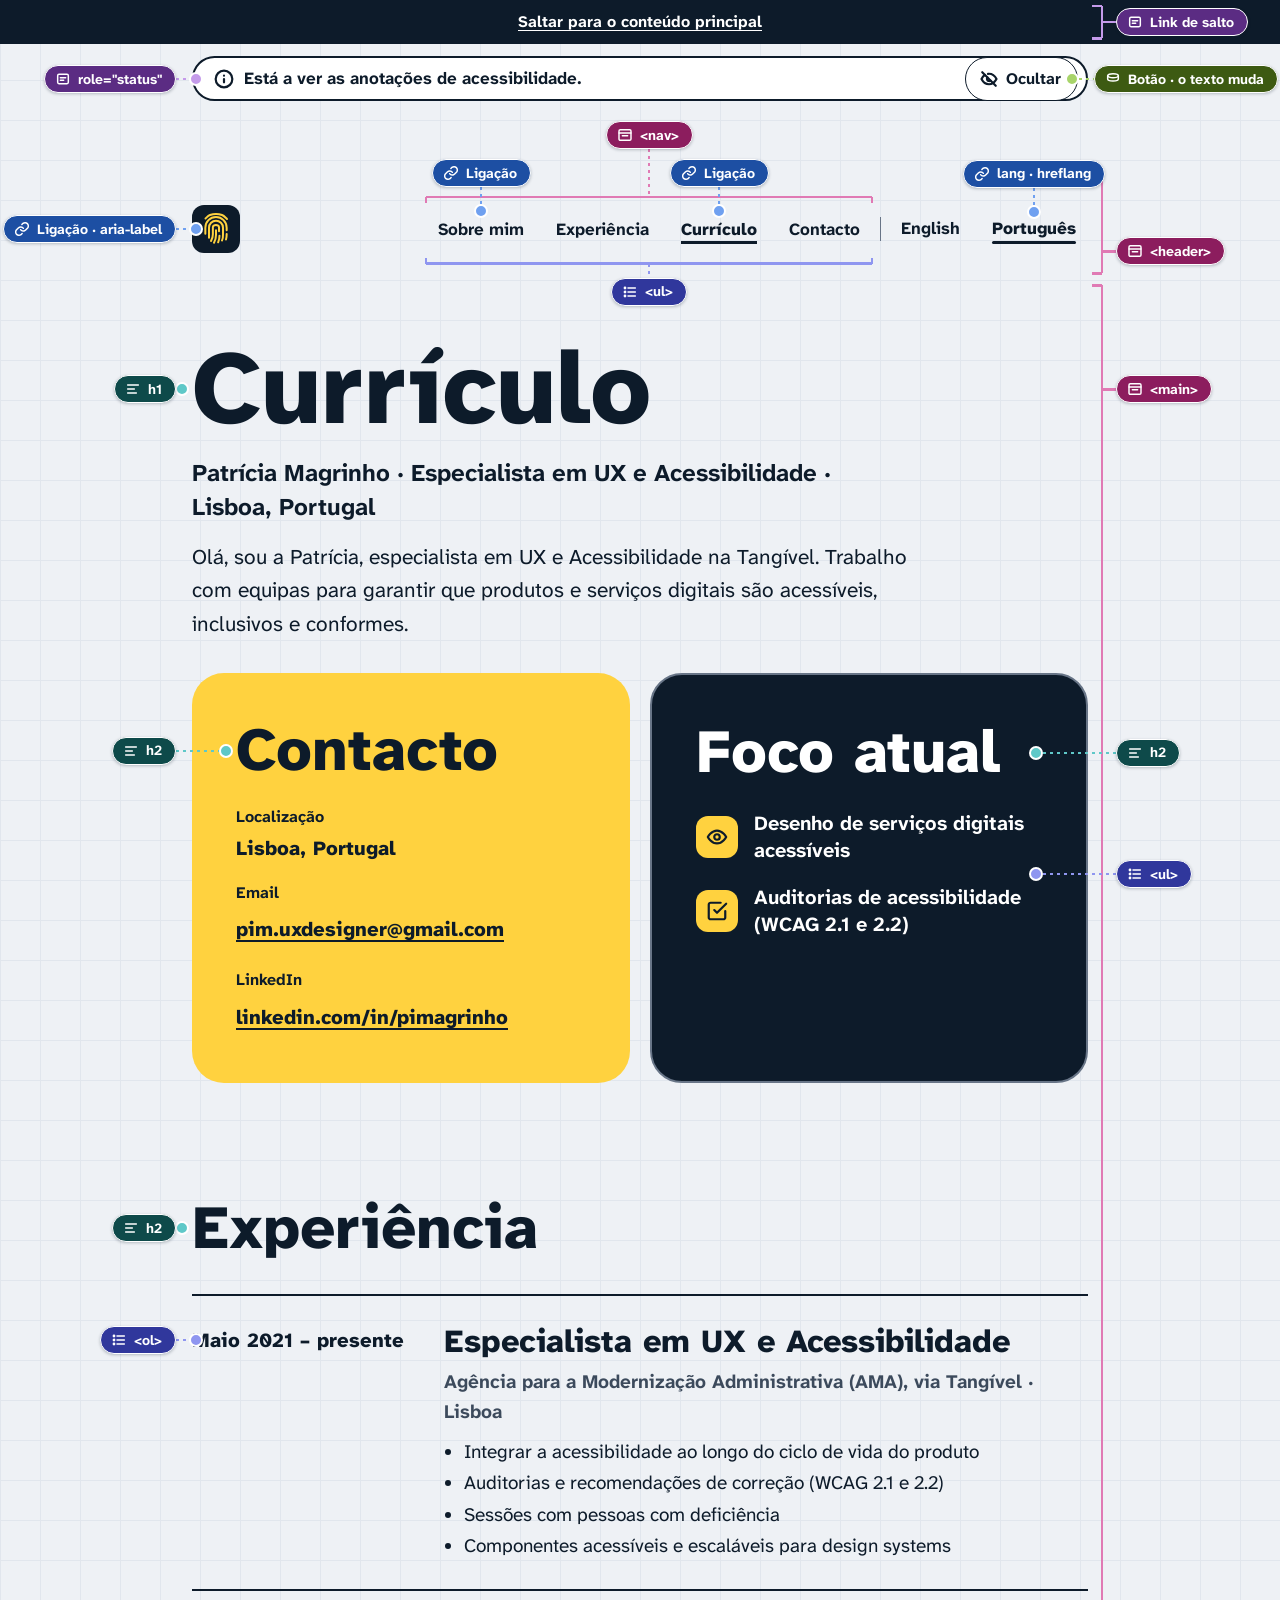
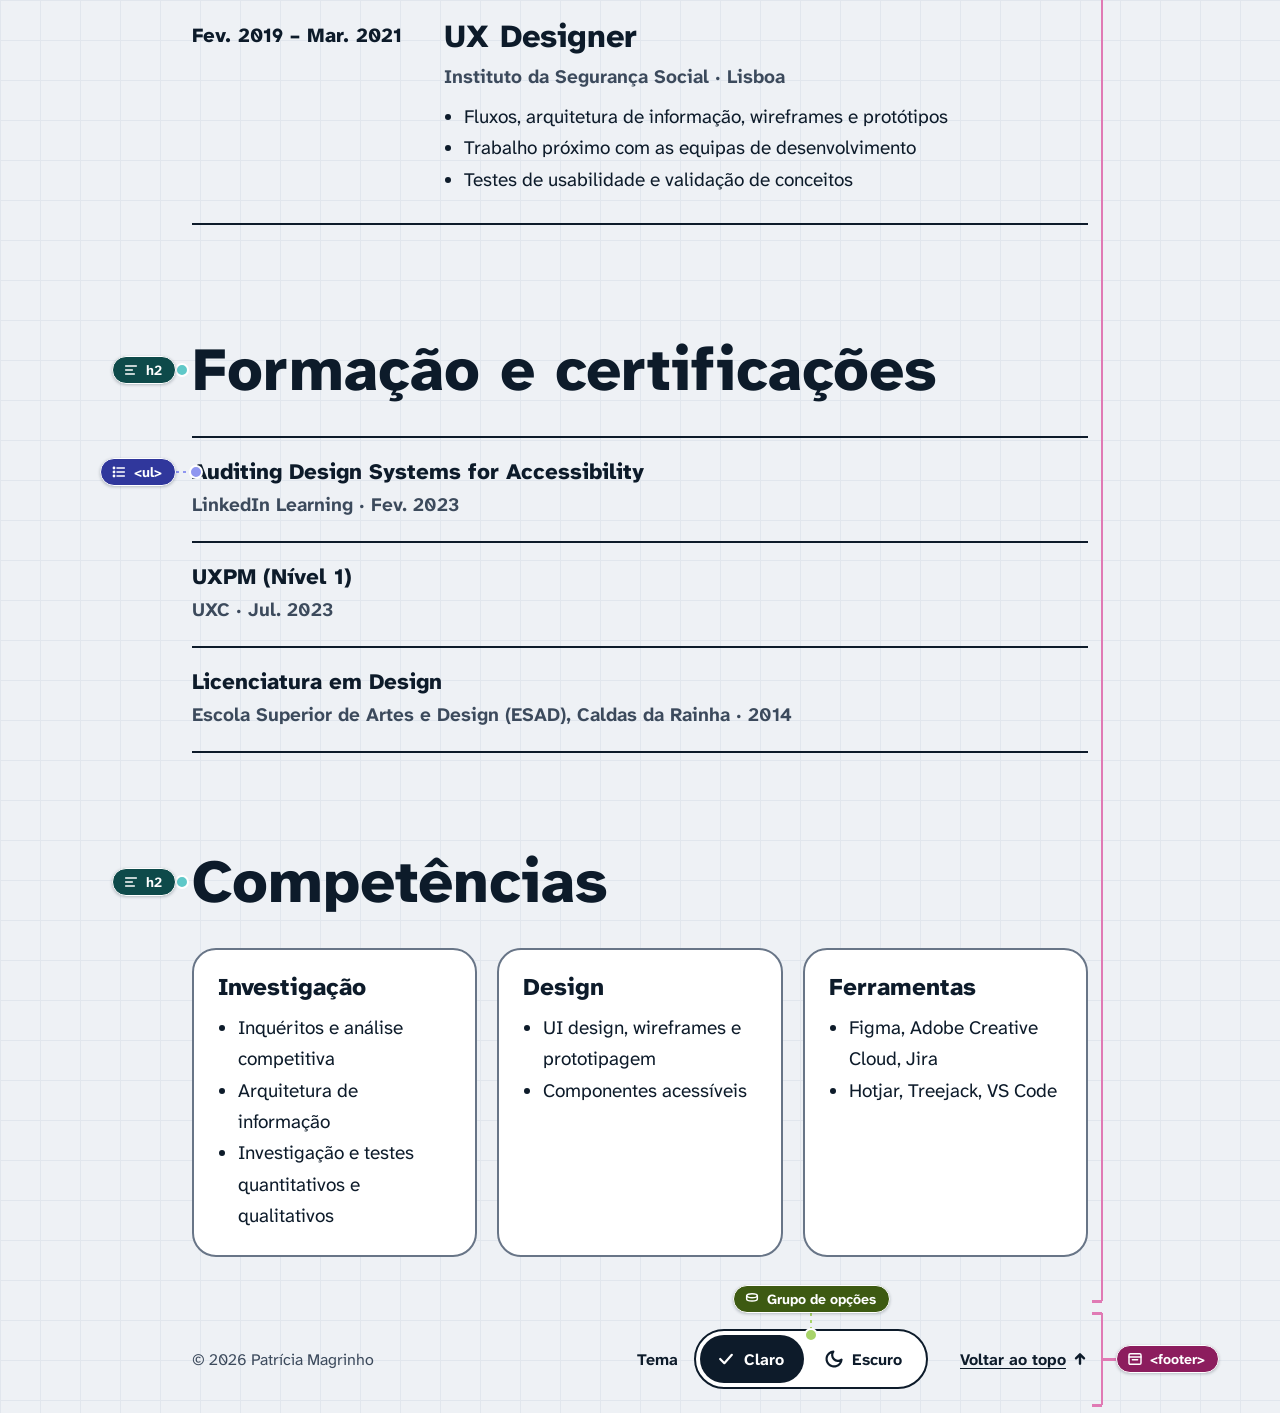
<file: pt/resume.html>
<!DOCTYPE html>
<html lang="pt-PT" data-theme="light">
<head>
  <meta charset="utf-8">
  <meta name="viewport" content="width=device-width, initial-scale=1">
  <title>Currículo — Patrícia Magrinho</title>
  <meta name="description" content="Currículo de Patrícia Magrinho, especialista em UX e acessibilidade em Lisboa.">
  <meta name="color-scheme" content="light dark">
  <link rel="canonical" href="https://pim-accessibility.github.io/pim.accessibility/pt/resume.html">
  <link rel="alternate" hreflang="en" href="https://pim-accessibility.github.io/pim.accessibility/resume.html">
  <link rel="alternate" hreflang="pt-PT" href="https://pim-accessibility.github.io/pim.accessibility/pt/resume.html">
  <link rel="alternate" hreflang="x-default" href="https://pim-accessibility.github.io/pim.accessibility/resume.html">
  <link rel="icon" href="../favicon.ico" sizes="32x32">
  <link rel="icon" href="../favicon.svg" type="image/svg+xml">
  <link rel="apple-touch-icon" href="../apple-touch-icon.png">
  <link rel="manifest" href="../site.webmanifest">
  <link rel="preload" href="../assets/fonts/atkinson-hyperlegible-next-latin-400-normal.woff2" as="font" type="font/woff2" crossorigin>
  <link rel="preload" href="../assets/fonts/atkinson-hyperlegible-next-latin-800-normal.woff2" as="font" type="font/woff2" crossorigin>
  <script>(function(){var d=document.documentElement;d.classList.add('js');function g(k){try{return localStorage.getItem(k)}catch(e){return null}}var m=window.matchMedia||function(){return{matches:false}};var t=g('pim-theme');if(t!=='light'&&t!=='dark')t=m('(prefers-color-scheme: dark)').matches?'dark':'light';d.setAttribute('data-theme',t);var a=g('pim-annotations');if(a?a==='on':m('(min-width: 80em)').matches)d.classList.add('anno-on');})();</script>
  <link rel="stylesheet" href="../css/site.css">
  <script src="../js/site.js" defer></script>
  <script src="../js/annotations.js" defer></script>
  <script type="application/json" id="anno-spec">{"desktop":[{"m":"bracket","sel":".skip-bar","l":"Link de salto","t":"note","it":6,"ib":6},{"m":"left","sel":".anno-pill","l":"role=\"status\"","t":"note","dx":4},{"m":"right","sel":".anno-btn","l":"Botão · o texto muda","t":"button"},{"m":"hb-top","sel":".nav-list","l":"<nav>","t":"landmark"},{"m":"top","sel":".nav-list li:nth-child(1) a","l":"Ligação","t":"link"},{"m":"top","sel":".nav-list li:nth-child(3) a","l":"Ligação","t":"link"},{"m":"top","sel":".lang-list li:nth-child(2) a","l":"lang · hreflang","t":"link"},{"m":"bracket","sel":".site-header","l":"<header>","t":"landmark","tsel":".logo","toff":-16,"ib":8,"stub":70},{"m":"hb-bottom","sel":".nav-list","l":"<ul>","t":"list"},{"m":"left","sel":".logo-badge","l":"Ligação · aria-label","t":"link","dx":4},{"m":"left","sel":"main h1","l":"h1","t":"heading","y":"line"},{"m":"right","sel":".cta","l":"Ligação","t":"link"},{"m":"dot","sel":".cta-cursor","t":"image","fx":34,"fy":36},{"m":"bracket","sel":"main","l":"<main>","t":"landmark","it":4,"ib":4,"ssel":"main h1"},{"m":"left","sel":"#about, #r-contact","l":"h2","t":"heading","y":"line"},{"m":"near-left","sel":".about-mark","l":"Decorativo","t":"image"},{"m":"right","sel":"#work, #r-focus","l":"h2","t":"heading","y":"line"},{"m":"right","sel":".work-list","l":"<ul>","t":"list"},{"m":"left","sel":"#experience, #r-exp","l":"h2","t":"heading","y":"line"},{"m":"left","sel":".timeline","l":"<ol>","t":"list","dx":4,"ysel":".year","y":"line"},{"m":"left","sel":"#r-edu","l":"h2","t":"heading","y":"line"},{"m":"left","sel":".edu-list","l":"<ul>","t":"list","dx":4,"ysel":".edu-name","y":"line"},{"m":"left","sel":"#r-skills","l":"h2","t":"heading","y":"line"},{"m":"left","sel":"#contact","l":"h2","t":"heading","y":"line"},{"m":"right","sel":".contact-links li:last-child a","l":"Ligação · ícone + texto","t":"link"},{"m":"top","sel":".theme-options","l":"Grupo de opções","t":"button","len":22},{"m":"bracket","sel":".site-footer","l":"<footer>","t":"landmark","it":8,"ib":8}],"mobile":[{"sel":".site-header","where":"prepend","chips":[["<header>","landmark"]]},{"sel":".header-navs","chips":[["<nav>","landmark"],["<ul>","list"],["Ligação ×4","link"]]},{"sel":"main h1","chips":[["h1","heading"]]},{"sel":".cta","chips":[["Ligação","link"]]},{"sel":"#about, #r-contact","chips":[["h2","heading"]]},{"sel":".about-mark","chips":[["Decorativo","image"]]},{"sel":"#work, #r-focus","chips":[["h2","heading"]]},{"sel":".work-list","chips":[["<ul>","list"]]},{"sel":"#experience, #r-exp","chips":[["h2","heading"]]},{"sel":".timeline","chips":[["<ol>","list"]]},{"sel":"#r-edu","chips":[["h2","heading"]]},{"sel":"#r-skills","chips":[["h2","heading"]]},{"sel":"#contact","chips":[["h2","heading"]]},{"sel":".contact-links","chips":[["Ligação","link"]]},{"sel":".site-footer","where":"prepend","chips":[["<footer>","landmark"]],"cls":"a11y-footer-row"},{"sel":".theme","chips":[["Grupo de opções","button"]],"cls":"a11y-radio-row"}]}</script>
</head>
<body>
  <div class="skip-bar on-ink" id="top">
    <a href="#main" class="anno-skip">Saltar para o conteúdo principal</a>
  </div>

  <div class="anno-row wrap">
    <div class="anno-pill">
      <p class="anno-msg"><span class="icon i-info" aria-hidden="true"></span><span id="anno-status" role="status" data-on="Está a ver as anotações de acessibilidade." data-off="As anotações de acessibilidade estão ocultas.">Está a ver as anotações de acessibilidade.</span></p>
      <button type="button" class="anno-btn" id="anno-toggle" data-hide="Ocultar" data-show="Mostrar"><span class="icon i-eye-off" aria-hidden="true"></span><span class="icon i-eye" aria-hidden="true"></span><span><span class="anno-verb">Ocultar</span><span class="anno-rest"> anotações de acessibilidade</span></span></button>
    </div>
  </div>

  <header class="site-header wrap">
    <a class="logo" href="./" aria-label="Portfólio da Patrícia — página inicial"><span class="logo-badge"><img src="../assets/icons/fingerprint.svg" width="32" height="32" alt=""></span></a>
    <div class="header-navs">
      <nav aria-label="Principal">
        <ul class="nav-list">
          <li><a href="./#about">Sobre mim</a></li>
          <li><a href="./#experience">Experiência</a></li>
          <li><a href="resume.html" aria-current="page">Currículo</a></li>
          <li><a href="./#contact">Contacto</a></li>
        </ul>
      </nav>
      <span class="header-sep" aria-hidden="true"></span>
      <nav aria-label="Idioma">
        <ul class="lang-list">
          <li><a href="../resume.html" hreflang="en" lang="en">English</a></li>
          <li><a href="./resume.html" hreflang="pt-PT" lang="pt-PT" aria-current="page">Português</a></li>
        </ul>
      </nav>
    </div>
  </header>

  <main id="main" tabindex="-1">
    <div class="hero resume-hero wrap">
      <div class="hero-intro">
        <h1>Currículo</h1>
        <p class="role">Patrícia Magrinho · Especialista em UX e Acessibilidade · Lisboa, Portugal</p>
        <p class="bio">Olá, sou a Patrícia, especialista em UX e Acessibilidade na Tangível. Trabalho com equipas para garantir que produtos e serviços digitais são acessíveis, inclusivos e conformes.</p>
      </div>
    </div>

    <div class="cards wrap">
      <section class="card card-about on-accent" aria-labelledby="r-contact">
        <h2 id="r-contact">Contacto</h2>
        <dl class="facts">
          <div><dt>Localização</dt><dd>Lisboa, Portugal</dd></div>
          <div><dt>Email</dt><dd><a href="mailto:pim.uxdesigner@gmail.com">pim.uxdesigner@gmail.com</a></dd></div>
          <div><dt>LinkedIn</dt><dd><a href="https://www.linkedin.com/in/pimagrinho/">linkedin.com/in/pimagrinho</a></dd></div>
        </dl>
      </section>
      <section class="card card-work on-ink" aria-labelledby="r-focus">
        <h2 id="r-focus">Foco atual</h2>
        <ul class="work-list">
          <li><span class="work-ico"><span class="icon i-eye" aria-hidden="true"></span></span>Desenho de serviços digitais acessíveis</li>
          <li><span class="work-ico"><span class="icon i-check-sq" aria-hidden="true"></span></span>Auditorias de acessibilidade (WCAG 2.1 e 2.2)</li>
        </ul>
      </section>
    </div>

    <section class="experience wrap" aria-labelledby="r-exp">
      <h2 id="r-exp">Experiência</h2>
      <ol class="timeline">
        <li>
          <p class="year">Maio 2021 – presente</p>
          <div class="job">
            <h3>Especialista em UX e Acessibilidade</h3>
            <p class="org">Agência para a Modernização Administrativa (AMA), via Tangível · Lisboa</p>
            <ul><li>Integrar a acessibilidade ao longo do ciclo de vida do produto</li><li>Auditorias e recomendações de correção (WCAG 2.1 e 2.2)</li><li>Sessões com pessoas com deficiência</li><li>Componentes acessíveis e escaláveis para design systems</li></ul>
          </div>
        </li>
        <li>
          <p class="year">Fev. 2019 – Mar. 2021</p>
          <div class="job">
            <h3>UX Designer</h3>
            <p class="org">Instituto da Segurança Social · Lisboa</p>
            <ul><li>Fluxos, arquitetura de informação, wireframes e protótipos</li><li>Trabalho próximo com as equipas de desenvolvimento</li><li>Testes de usabilidade e validação de conceitos</li></ul>
          </div>
        </li>
      </ol>
    </section>

    <section class="experience resume-block wrap" aria-labelledby="r-edu">
      <h2 id="r-edu">Formação e certificações</h2>
      <ul class="edu-list">
          <li><p class="edu-name">Auditing Design Systems for Accessibility</p><p class="org">LinkedIn Learning · Fev. 2023</p></li>
          <li><p class="edu-name">UXPM (Nível 1)</p><p class="org">UXC · Jul. 2023</p></li>
          <li><p class="edu-name">Licenciatura em Design</p><p class="org">Escola Superior de Artes e Design (ESAD), Caldas da Rainha · 2014</p></li>
      </ul>
    </section>

    <section class="experience resume-block wrap" aria-labelledby="r-skills">
      <h2 id="r-skills">Competências</h2>
      <div class="skills">
        <section class="skill" aria-labelledby="sk-1">
          <h3 id="sk-1">Investigação</h3>
          <ul><li>Inquéritos e análise competitiva</li><li>Arquitetura de informação</li><li>Investigação e testes quantitativos e qualitativos</li></ul>
        </section>
        <section class="skill" aria-labelledby="sk-2">
          <h3 id="sk-2">Design</h3>
          <ul><li>UI design, wireframes e prototipagem</li><li>Componentes acessíveis</li></ul>
        </section>
        <section class="skill" aria-labelledby="sk-3">
          <h3 id="sk-3">Ferramentas</h3>
          <ul><li>Figma, Adobe Creative Cloud, Jira</li><li>Hotjar, Treejack, VS Code</li></ul>
        </section>
      </div>
    </section>
  </main>

  <footer class="site-footer wrap">
    <p class="copy">© 2026 Patrícia Magrinho</p>
    <div class="footer-tools">
      <fieldset class="theme">
        <legend>Tema</legend>
        <div class="theme-options">
          <label class="theme-opt"><input type="radio" name="theme" value="light"><span class="icon i-check" aria-hidden="true"></span><span class="icon i-sun" aria-hidden="true"></span>Claro</label>
          <label class="theme-opt"><input type="radio" name="theme" value="dark"><span class="icon i-check" aria-hidden="true"></span><span class="icon i-moon" aria-hidden="true"></span>Escuro</label>
        </div>
      </fieldset>
      <a class="to-top" href="#top">Voltar ao topo<span class="icon i-up" aria-hidden="true"></span></a>
    </div>
  </footer>
</body>
</html>
</file>
<file: css/site.css>
/* =========================================================================
   PIM Accessibility — v2.2 B (azul e amarelo)
   Source: Figma 6kS5wKl0BPQ72f961VNeDH, node 57:654 (desktop) / 57:1576 (mobile)
   Target: WCAG 2.2 AAA where applicable. Every text pair below was measured ≥ 7:1.
   ========================================================================= */

/* ---------- Fonts (self-hosted, SIL OFL — see assets/fonts/LICENSE-OFL.txt) ---------- */
@font-face {
  font-family: "Atkinson Hyperlegible Next";
  src: url("../assets/fonts/atkinson-hyperlegible-next-latin-400-normal.woff2") format("woff2");
  font-weight: 400; font-style: normal; font-display: swap;
}
@font-face {
  font-family: "Atkinson Hyperlegible Next";
  src: url("../assets/fonts/atkinson-hyperlegible-next-latin-700-normal.woff2") format("woff2");
  font-weight: 700; font-style: normal; font-display: swap;
}
@font-face {
  font-family: "Atkinson Hyperlegible Next";
  src: url("../assets/fonts/atkinson-hyperlegible-next-latin-800-normal.woff2") format("woff2");
  font-weight: 800; font-style: normal; font-display: swap;
}

/* ---------- Tokens: Figma collection "Tema v2.2", modes BL / BD ---------- */
:root {
  color-scheme: light;
  --page: #EEF1F5;
  --grid: #E1E6ED;
  --text: #0D1B2A;
  --muted: #3C4A5C;                /* Figma #3E4C5E darkened 1 step: 7.2:1 even on grid lines (#E1E6ED) */
  --ink-bg: #0D1B2A;
  --ink-fg: #FFFFFF;
  --ink-muted: #C9D3DF;
  --accent: #FFD23F;
  --on-accent: #0D1B2A;
  --link: #0D1B2A;
  --border: #687587;
  --focus: #0D1B2A;
  --sel-bg: #0D1B2A;
  --sel-fg: #FFFFFF;
  --surface: #FFFFFF;
  --contact-bg: #FFD23F;
  --contact-fg: #0D1B2A;
  --skip-bg: #0D1B2A;

  --font: "Atkinson Hyperlegible Next", "Atkinson Hyperlegible", system-ui, sans-serif;
  --content: 66rem;                 /* 1056px — Figma content column */
  --gutter: 1.25rem;                /* mobile */
  --radius-card: 2rem;
}
:root[data-theme="dark"] {
  color-scheme: dark;
  --page: #0B1622;
  --grid: #15243A;
  --text: #F2F5F8;
  --muted: #B3C0CF;
  --ink-bg: #172A40;
  --ink-fg: #F2F5F8;
  --ink-muted: #B8C5D4;
  --link: #FFD23F;
  --border: #7D8DA0;
  --focus: #FFD23F;
  --sel-bg: #FFD23F;
  --sel-fg: #0D1B2A;
  --surface: #172A40;
  --contact-bg: #0B1622;
  --contact-fg: #FFD23F;
  --skip-bg: #172A40;
}
@media (min-width: 40em)  { :root { --gutter: 2.5rem; } }
@media (min-width: 80em)  { :root { --gutter: max(12rem, (100vw - var(--content)) / 2); } }

/* ---------- Base ---------- */
*, *::before, *::after { box-sizing: border-box; }
html { -webkit-text-size-adjust: 100%; text-size-adjust: 100%; }
@media (prefers-reduced-motion: no-preference) { html { scroll-behavior: smooth; } }
body {
  margin: 0;
  font-family: var(--font);
  font-size: 1.1875rem;            /* 19px */
  line-height: 1.6;
  color: var(--text);
  background-color: var(--page);
  /* Decorative 40px grid (Figma "Grelha") — CSS only, never announced */
  background-image:
    linear-gradient(var(--grid) 1px, transparent 1px),
    linear-gradient(90deg, var(--grid) 1px, transparent 1px);
  background-size: 40px 40px;
  overflow-wrap: break-word;
}
h1, h2, h3, p, ul, ol, figure, fieldset { margin: 0; }
ul, ol { padding: 0; }
h1, h2, h3 { font-weight: 800; line-height: 1.1; }
img, svg { display: block; max-width: 100%; }
a { color: var(--link); text-underline-offset: 0.18em; text-decoration-thickness: 0.08em; }
a:hover { text-decoration-thickness: 0.16em; }

/* Focus — 2.4.7 / 2.4.11 / 2.4.13: 3px solid ring, ≥3:1 against every surface it sits on */
:focus-visible { outline: 3px solid var(--focus); outline-offset: 3px; border-radius: 4px; }
.on-ink { --focus: #FFD23F; --link: var(--ink-fg); }
.on-accent { --focus: #0D1B2A; --link: #0D1B2A; }

.wrap { padding-inline: var(--gutter); }
.visually-hidden {
  position: absolute !important; width: 1px; height: 1px; padding: 0; margin: -1px;
  overflow: hidden; clip: rect(0 0 0 0); clip-path: inset(50%); white-space: nowrap; border: 0;
}

/* Icons: Figma SVGs used as masks so they follow currentColor in both themes */
.icon {
  display: inline-block; flex: none;
  width: var(--s, 1.25rem); height: var(--s, 1.25rem);
  background-color: currentColor;
  -webkit-mask: var(--i) center / contain no-repeat;
  mask: var(--i) center / contain no-repeat;
}
.i-info       { --i: url("../assets/icons/icon-info.svg"); }
.i-eye-off    { --i: url("../assets/icons/icon-eye-off.svg"); }
.i-eye        { --i: url("../assets/icons/icon-eye.svg"); }
.i-arrow      { --i: url("../assets/icons/icon-arrow-right.svg"); }
.i-check-sq   { --i: url("../assets/icons/icon-check-square.svg"); }
.i-person     { --i: url("../assets/icons/icon-person.svg"); }
.i-grid       { --i: url("../assets/icons/icon-grid.svg"); }
.i-mail       { --i: url("../assets/icons/icon-mail.svg"); }
.i-linkedin   { --i: url("../assets/icons/icon-linkedin.svg"); }
.i-check      { --i: url("../assets/icons/icon-check.svg"); }
.i-moon       { --i: url("../assets/icons/icon-moon.svg"); }
.i-sun        { --i: url("../assets/icons/icon-sun.svg"); }
.i-up         { --i: url("../assets/icons/icon-arrow-up.svg"); }
.i-fingerprint{ --i: url("../assets/icons/fingerprint.svg"); }
@media (forced-colors: active) { .icon { forced-color-adjust: none; } }

/* ---------- Skip link (always visible) ---------- */
.skip-bar { background: var(--skip-bg); text-align: center; }
.skip-bar a {
  display: inline-block; padding: 0.6875rem 1rem; min-height: 2.75rem;
  color: #FFFFFF; font-weight: 700; font-size: 1rem; line-height: 1.4;
}

/* ---------- Annotations control ---------- */
.anno-row { padding-top: 0.75rem; }
.anno-pill {
  display: flex; align-items: center; gap: 0.75rem; flex-wrap: wrap;
  padding: 0.5rem 0.5rem 0.5rem 1.25rem;
  background: var(--surface); color: var(--text);
  border: 2px solid var(--text); border-radius: 999px;
}
.anno-msg { display: flex; align-items: center; gap: 0.625rem; flex: 1 1 14rem; font-weight: 700; font-size: 1.0625rem; line-height: 1.35; }
.anno-btn {
  display: inline-flex; align-items: center; gap: 0.5rem;
  min-height: 2.75rem; padding: 0.625rem 1rem 0.625rem 0.875rem; margin-left: auto;
  font: inherit; font-weight: 700; font-size: 1rem; line-height: 1.2;
  color: var(--text); background: var(--surface);
  border: 1.5px solid var(--text); border-radius: 999px; cursor: pointer;
}
.anno-btn:hover { background: var(--page); }
.anno-btn .icon { --s: 1.125rem; }
.anno-btn .i-eye { display: none; }
/* Off state: the pill collapses to just the "Show accessibility annotations" button */
html:not(.anno-on) .anno-pill { border: 0; padding: 0; background: none; }
html:not(.anno-on) .anno-msg { position: absolute; width: 1px; height: 1px; overflow: hidden; clip-path: inset(50%); white-space: nowrap; }
html:not(.anno-on) .anno-btn { margin-left: 0; border-width: 2px; }
html:not(.anno-on) .anno-btn .i-eye { display: inline-block; }
html:not(.anno-on) .anno-btn .i-eye-off { display: none; }
html.anno-on .anno-rest { position: absolute; width: 1px; height: 1px; overflow: hidden; clip-path: inset(50%); white-space: nowrap; }
@media (max-width: 39.99em) {
  /* Figma 57:1576: message and Hide button stay side by side */
  .anno-pill { border-radius: 1.25rem; flex-wrap: nowrap; padding: 0.75rem 0.625rem 0.75rem 1.25rem; }
  .anno-msg { flex: 1 1 0; min-width: 0; }
  html.anno-on .anno-btn { flex: none; }
}
/* Figma 57:766: the 44px Hide button fills the pill's height (pill = 45px, button flush, 10px from the right) */
@media (min-width: 40em) {
  html.anno-on .anno-pill { padding: 0 0.5rem 0 1.25rem; }
  html.anno-on .anno-btn { margin-block: -1.5px; }
}

/* ---------- Header ---------- */
.site-header {
  display: flex; flex-wrap: wrap; align-items: center; justify-content: space-between;
  gap: 1rem 1.5rem; padding-top: 2rem; padding-bottom: 1.25rem;
}
.logo { display: inline-flex; border-radius: 0.75rem; }
.logo-badge { display: inline-flex; padding: 0.5rem; background: #0D1B2A; border-radius: 0.75rem; }
:root[data-theme="dark"] .logo-badge { box-shadow: 0 0 0 2px var(--border); }
.logo img { width: 2rem; height: 2rem; }
.header-navs { display: flex; flex-wrap: wrap; align-items: center; gap: 0.5rem; }
.nav-list, .lang-list { display: flex; flex-wrap: wrap; gap: 0.5rem; list-style: none; }
.nav-list a, .lang-list a {
  display: inline-flex; align-items: center; min-height: 2.75rem;
  padding: 0.75rem 0.875rem; font-weight: 700; font-size: 1.0625rem; line-height: 1.2;
  color: var(--text); text-decoration: none; border-radius: 0.5rem;
}
.nav-list a:hover, .lang-list a:hover { text-decoration: underline; }
.header-sep { width: 1px; height: 1.5rem; background: var(--border); }
.lang-list a { flex-direction: column; gap: 3px; padding: 0.75rem 0.75rem 0.5625rem; }
.lang-list a::after { content: ""; display: block; width: 100%; height: 3px; border-radius: 2px; background: transparent; }
.lang-list a[aria-current="page"] { font-weight: 800; }
.lang-list a[aria-current="page"]::after { background: currentColor; }
@media (min-width: 48em) {
  /* Figma 57:767: logo link 48×64, nav links padding 14 × 12 (48px high) */
  .logo { min-height: 4rem; align-items: center; }
  .nav-list a { padding: 0.875rem 0.75rem; }
}
@media (max-width: 47.99em) {
  .header-sep { display: none; }
  .nav-list a { border: 2px solid var(--border); border-radius: 999px; padding: 0.625rem 1rem; }
}

/* ---------- Hero ---------- */
.hero { display: grid; gap: 2rem; padding-top: 2.5rem; padding-bottom: 3rem; align-items: end; }
.hero h1 { font-size: clamp(3rem, 2rem + 6.5vw, 6.5rem); line-height: 1; overflow-wrap: anywhere; hyphens: manual; }
.hero-intro { display: grid; gap: 1rem; max-width: 45rem; }
.role { font-weight: 700; font-size: clamp(1.25rem, 1.1rem + 0.6vw, 1.5rem); line-height: 1.4; }
.langs { color: var(--muted); }
.bio { font-size: clamp(1.1875rem, 1.1rem + 0.3vw, 1.3125rem); line-height: 1.6; }
.cta-area { position: relative; }
.cta {
  display: inline-flex; align-items: center; justify-content: space-between; gap: 1rem;
  min-height: 2.75rem; padding: 1.25rem 1.75rem;
  background: var(--ink-bg); color: var(--ink-fg);
  border: 2px solid var(--border); border-radius: 999px;
  font-weight: 800; font-size: 1.5rem; line-height: 1.2; text-decoration: none;
}
.cta:hover { text-decoration: underline; text-decoration-thickness: 0.08em; }
.cta .icon { --s: 1.5rem; color: var(--accent); }
.cta-cursor { display: none; }
@media (max-width: 47.99em) { .cta { width: 100%; } }
@media (min-width: 64em) {
  .hero { grid-template-columns: minmax(0, 1fr) auto; gap: 3rem; padding-top: 3.5rem; }
  .cta-area { width: 23.75rem; min-height: 11.875rem; display: flex; align-items: center; justify-content: center; }
  /* Desktop keeps the Figma -3° tilt; static (no motion), so 2.3.3 is not triggered */
  .cta { transform: rotate(-3deg); padding: 1.5rem 2rem 1.5rem 2.25rem; }
  .cta-cursor { display: block; position: absolute; left: 18.75rem; top: 6rem; width: 2.5rem; height: 2.75rem; }
}

/* ---------- Cards ---------- */
.cards { display: grid; gap: 1.25rem; padding-bottom: 1.5rem; }
.card { border-radius: var(--radius-card); padding: 2rem 1.5rem; display: grid; gap: 1.25rem; align-content: start; }
.card h2 { font-size: clamp(2.5rem, 1.8rem + 2.5vw, 4rem); }
.card-about { background: var(--accent); color: var(--on-accent); position: relative; overflow: hidden; }
.card-about p { font-size: 1.25rem; line-height: 1.6; max-width: 34rem; }
.card-about .about-mark { --s: 10rem; color: var(--on-accent); opacity: 1; justify-self: end; margin-top: 0.5rem; }
.card-work { background: var(--ink-bg); color: var(--ink-fg); border: 2px solid var(--border); gap: 1.5rem; }
.work-list { list-style: none; display: grid; gap: 1.25rem; }
.work-list li { display: flex; align-items: center; gap: 1rem; font-weight: 700; font-size: 1.25rem; line-height: 1.35; }
.work-ico { display: inline-flex; padding: 0.625rem; background: var(--accent); color: var(--on-accent); border-radius: 0.75rem; flex: none; }
.work-ico .icon { --s: 1.375rem; }
@media (min-width: 40em) { .card { padding: 2.75rem; } }
@media (min-width: 60em) { .cards { grid-template-columns: 1fr 1fr; } }

/* ---------- Statement ---------- */
.statement { background: var(--ink-bg); color: var(--ink-fg); padding-block: 2.25rem; }
.statement p { font-weight: 800; font-size: clamp(1.625rem, 1.2rem + 1.5vw, 2.5rem); line-height: 1.25; }

/* ---------- Experience ---------- */
.experience { padding-top: 5.5rem; padding-bottom: 4rem; display: grid; gap: 2rem; }
.experience h2 { font-size: clamp(2.5rem, 1.8rem + 2.5vw, 4rem); }
.timeline { list-style: none; border-top: 2px solid var(--text); }
.timeline > li { display: grid; gap: 0.75rem 2rem; padding-block: 1.75rem; border-bottom: 2px solid var(--text); }
.year { font-weight: 800; font-size: 1.25rem; }
.job { display: grid; gap: 0.5rem; }
.job h3 { font-size: clamp(1.625rem, 1.4rem + 0.8vw, 2rem); }
.org { font-weight: 700; color: var(--muted); }
.job ul { list-style: disc; padding-left: 1.25rem; line-height: 1.65; }
@media (min-width: 48em) { .timeline > li { grid-template-columns: 13.75rem minmax(0, 1fr); } }

/* ---------- Résumé page ---------- */
.resume-hero { padding-bottom: 2rem; }
.resume-block { padding-top: 3rem; padding-bottom: 3rem; }
.facts { display: grid; gap: 1rem; margin: 0; }
.facts div { display: grid; gap: 0.125rem; }
.facts dt { font-weight: 700; font-size: 1rem; }
.facts dd { margin: 0; font-size: 1.25rem; font-weight: 800; overflow-wrap: anywhere; }
.facts a { display: inline-block; padding-block: 0.375rem; }
.edu-list { list-style: none; border-top: 2px solid var(--text); }
.edu-list > li { padding-block: 1.25rem; border-bottom: 2px solid var(--text); display: grid; gap: 0.25rem; }
.edu-name { font-weight: 800; font-size: 1.375rem; line-height: 1.3; }
.skills { display: grid; gap: 1.25rem; }
.skill { background: var(--surface); border: 2px solid var(--border); border-radius: 1.5rem; padding: 1.5rem; display: grid; gap: 0.75rem; align-content: start; }
.skill h3 { font-size: 1.5rem; }
.skill ul { list-style: disc; padding-left: 1.25rem; line-height: 1.65; }
@media (min-width: 60em) { .skills { grid-template-columns: repeat(3, minmax(0, 1fr)); } }

/* ---------- 404 ---------- */
.notfound { padding-bottom: 6rem; align-items: start; }
.notfound h2 { font-size: clamp(2rem, 1.5rem + 2vw, 3rem); }
.notfound .cta { transform: none; font-size: 1.25rem; padding: 1rem 1.5rem; }
@media (min-width: 64em) { .notfound { grid-template-columns: 1fr 1fr; } }

/* ---------- Contact ---------- */
.contact { background: var(--contact-bg); color: var(--contact-fg); --link: var(--contact-fg); --focus: var(--contact-fg); padding-block: 5.5rem; display: grid; gap: 1.25rem; }
.contact h2 { font-size: clamp(3rem, 2rem + 6.5vw, 6.5rem); line-height: 1; }
.contact .lead { font-weight: 700; font-size: clamp(1.25rem, 1.1rem + 0.6vw, 1.5rem); line-height: 1.4; }
.contact-links { list-style: none; display: flex; flex-wrap: wrap; gap: 1rem 3rem; margin-top: 0.75rem; }
.contact-links a { display: inline-flex; align-items: center; gap: 0.75rem; min-height: 2.75rem; font-weight: 800; font-size: clamp(1.25rem, 1rem + 1vw, 1.875rem); line-height: 1.25; overflow-wrap: anywhere; }
.contact-links .icon { --s: 2.25rem; }

/* ---------- Footer ---------- */
.site-footer { display: flex; flex-wrap: wrap; align-items: center; justify-content: space-between; gap: 1rem 2rem; padding-block: 1.5rem; }
.copy { font-size: 1rem; color: var(--muted); }
.footer-tools { display: flex; flex-wrap: wrap; align-items: center; gap: 1rem 2rem; }
.theme { border: 0; padding: 0; display: flex; flex-wrap: wrap; align-items: center; gap: 0.5rem 1rem; min-width: 0; }
.theme legend { float: left; padding: 0; font-weight: 700; font-size: 1rem; }
.theme-options { display: flex; gap: 0.25rem; padding: 0.25rem; background: var(--surface); border: 2px solid var(--text); border-radius: 999px; }
.theme-opt { position: relative; display: inline-flex; align-items: center; gap: 0.5rem; min-height: 3rem; padding: 0.75rem 1.25rem 0.75rem 1rem; border-radius: 999px; font-weight: 700; font-size: 1rem; line-height: 1.2; cursor: pointer; color: var(--text); }
.theme-opt input { position: absolute; inset: 0; width: 100%; height: 100%; margin: 0; opacity: 0; cursor: pointer; }
.theme-opt .i-check { display: none; }
.theme-opt:has(input:checked) { background: var(--sel-bg); color: var(--sel-fg); }
.theme-opt:has(input:checked) .i-check { display: inline-block; }
.theme-opt:has(input:checked) .i-sun, .theme-opt:has(input:checked) .i-moon { display: none; }
.theme-opt:has(input:focus-visible) { outline: 3px solid var(--focus); outline-offset: 3px; }
.theme-opt:hover:not(:has(input:checked)) { text-decoration: underline; }
@media (max-width: 47.99em) {
  .footer-tools { display: contents; }
  .theme { order: -1; flex: 0 0 100%; }
}
.to-top { display: inline-flex; align-items: center; gap: 0.375rem; min-height: 2.75rem; font-weight: 700; font-size: 1rem; }
.to-top .icon { --s: 1rem; }
@media (forced-colors: active) {
  .theme-opt:has(input:checked) { forced-color-adjust: none; background: Highlight; color: HighlightText; }
}

/* =========================================================================
   Accessibility annotations — reproduction of the Figma layer
   "Anotações (aria-hidden)" (desktop node 60:1290) and mobile frame 57:1576.
   Drawn by js/annotations.js inside ONE aria-hidden layer.
   ========================================================================= */

/* Label ("Pílula"): 28px high, padding 5/13/5/10, gap 7, 16px icon, Bold 14 */
.a11y-chip {
  position: absolute; z-index: 3;
  display: inline-flex; align-items: center; gap: 7px;
  height: 28px; padding: 5px 13px 5px 10px; box-sizing: border-box;
  font: 700 14px/1.2 var(--font); white-space: nowrap;
  color: var(--chip-fg); background: var(--chip-bg);
  border: 1.5px solid #FFFFFF; border-radius: 999px;
  box-shadow: 0 1px 3px rgba(13, 27, 42, .25);
  pointer-events: none; user-select: none;
}
.a11y-chip-i {
  width: 16px; height: 16px; flex: none; background-color: currentColor;
  -webkit-mask: var(--ci) center / contain no-repeat; mask: var(--ci) center / contain no-repeat;
}
/* Type colours (A11yAnnotation v1.4) — label text ≥ 7:1 on every chip */
.a11y-chip[data-t="link"]     { --chip-bg: #1D4FA3; --chip-fg: #FFFFFF; --ci: url("../assets/annotations/link.svg"); }
.a11y-chip[data-t="landmark"] { --chip-bg: #8C1D5E; --chip-fg: #FFFFFF; --ci: url("../assets/annotations/landmark.svg"); }
.a11y-chip[data-t="heading"]  { --chip-bg: #0E4A4A; --chip-fg: #FFFFFF; --ci: url("../assets/annotations/heading.svg"); }
.a11y-chip[data-t="list"]     { --chip-bg: #30379C; --chip-fg: #FFFFFF; --ci: url("../assets/annotations/list.svg"); }
.a11y-chip[data-t="button"]   { --chip-bg: #3D5A12; --chip-fg: #FFFFFF; --ci: url("../assets/annotations/button.svg"); }
.a11y-chip[data-t="note"]     { --chip-bg: #5B2C83; --chip-fg: #FFFFFF; --ci: url("../assets/annotations/note.svg"); }
.a11y-chip[data-t="image"]    { --chip-bg: #CFEFD9; --chip-fg: #0B3A1C; --ci: url("../assets/annotations/image.svg"); border: 1px solid #0B3A1C; }

/* Desktop overlay */
.a11y-layer { position: absolute; left: 0; top: 0; width: 100%; overflow: clip; pointer-events: none; z-index: 5; }
.a11y-layer > span:not(.a11y-chip) { position: absolute; display: block; }
/* Connector: 2px, dash 3 / gap 4 */
.a11y-dash-h { background: repeating-linear-gradient(90deg, var(--c) 0 3px, transparent 3px 7px); }
.a11y-dash-v { background: repeating-linear-gradient(180deg, var(--c) 0 3px, transparent 3px 7px); }
/* Bracket ("parêntese"): solid 2.5px */
.a11y-solid { background: var(--c); }
/* End point ("ponto"): 12px, white 2px stroke */
.a11y-dot { box-sizing: border-box; background: var(--c); border: 2px solid #FFFFFF; border-radius: 50%; z-index: 2; }

/* Mobile / tablet: rows of labels above elements, no lines (Figma 57:1576) */
.a11y-inline { display: none; }
@media (max-width: 79.99em) {
  /* 8px between a label row and its element (Figma 57:1576): cancel the container's own gap (--g) */
  .anno-on .a11y-inline {
    display: flex; flex-wrap: wrap; gap: 6px; margin: 0 0 calc(8px - var(--g, 0px));
    flex: 0 0 100%; grid-column: 1 / -1; width: 100%;
  }
  .anno-on .a11y-inline .a11y-chip { position: static; }
  .hero-intro, .site-header, .site-footer { --g: 1rem; }
  .card, .contact { --g: 1.25rem; }
  .card-work { --g: 1.5rem; }
  .experience { --g: 2rem; }
  .anno-on .a11y-inline.a11y-footer-row { margin-bottom: calc(12px - var(--g)); }
  .anno-on .a11y-inline.a11y-footer-row { order: -3; }
}
@media (max-width: 47.99em) {
  .anno-on .a11y-inline.a11y-radio-row { order: -2; margin-bottom: calc(12px - var(--g)); }
}

@media (forced-colors: active) {
  .a11y-chip { border-color: CanvasText; forced-color-adjust: none; }
  .a11y-solid, .a11y-dot { forced-color-adjust: none; }
}

/* Desktop: room for the labels that sit above the header and footer (Figma header pt 96) */
@media (min-width: 80em) {
  .anno-on .site-header { padding-top: 6rem; }
  .anno-on .site-footer { padding-top: 1.5rem; }
}

/* ---------- Print ---------- */
@media print {
  .skip-bar, .anno-row, .theme, .to-top, .cta-cursor { display: none !important; }
  .a11y-layer, .a11y-inline { display: none !important; }
  body { background: #FFFFFF; color: #000000; }
  .statement, .card-work, .contact { background: #FFFFFF !important; color: #000000 !important; border: 1px solid #000000; }
  a[href^="http"]::after, a[href^="mailto"]::after { content: " (" attr(href) ")"; font-weight: 400; }
}

/* Without JavaScript the two controls cannot work, so they are not shown */
html:not(.js) .anno-row, html:not(.js) .theme { display: none; }

/* Current page in the main navigation (aria-current is also exposed to screen readers) */
.nav-list a[aria-current="page"] { font-weight: 800; text-decoration: underline; text-decoration-thickness: 3px; text-underline-offset: 0.35em; }
</file>
